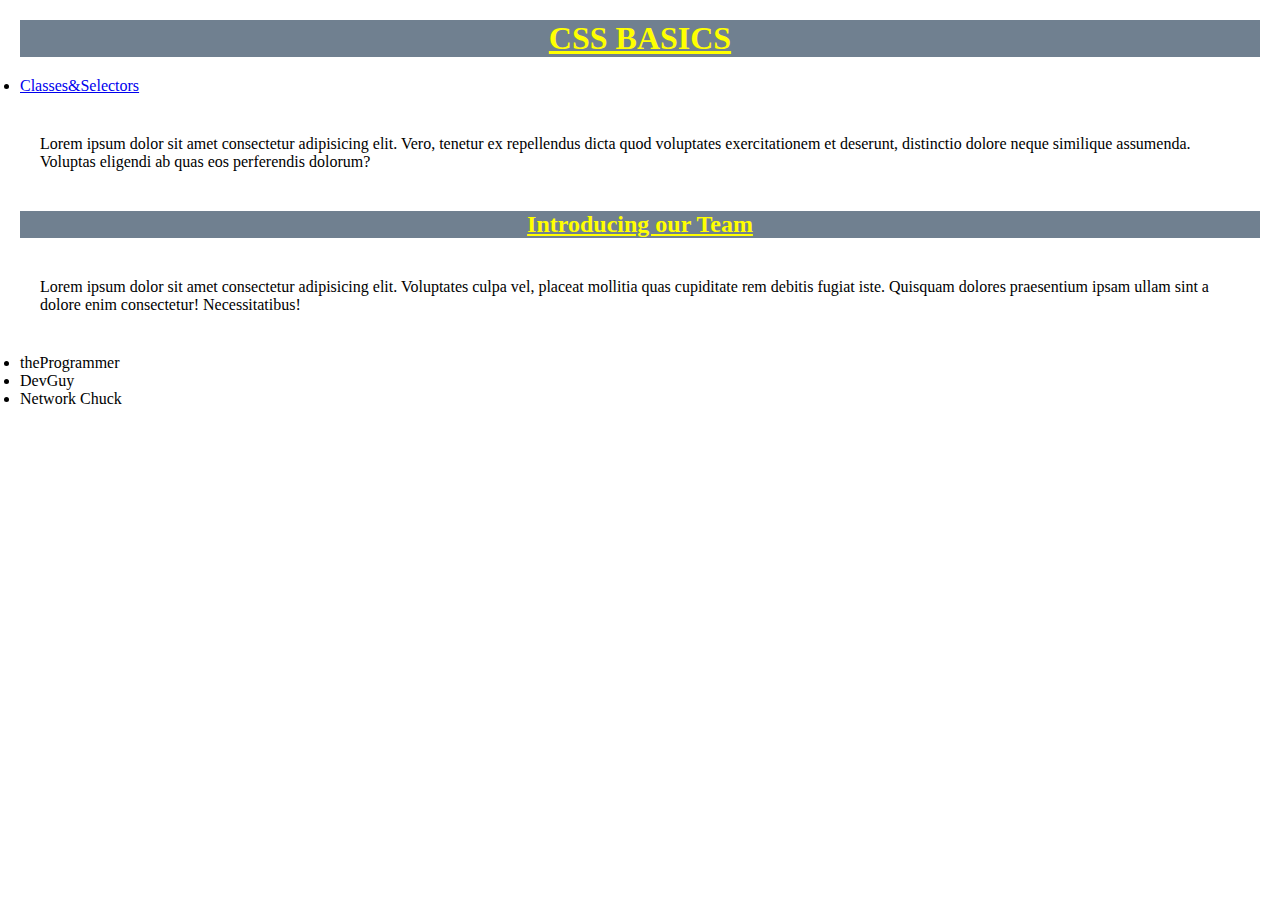
<file: index.html>
<!DOCTYPE html>
<html lang="en">
  <head>
    <meta charset="UTF-8" />
    <meta name="viewport" content="width=device-width, initial-scale=1.0" />
    <link rel="stylesheet" href="assets/styles/styles.css" />
    <title>CSS BASICS</title>
  </head>
  <body>
    <h1>CSS BASICS</h1>
    <nav>
      <ul>
        <li><a href="pages/selectors.html">Classes&Selectors</a></li>
      </ul>
    </nav>
    <p>
      Lorem ipsum dolor sit amet consectetur adipisicing elit. Vero, tenetur ex
      repellendus dicta quod voluptates exercitationem et deserunt, distinctio
      dolore neque similique assumenda. Voluptas eligendi ab quas eos
      perferendis dolorum?
    </p>
    <div>
      <h2>Introducing our Team</h2>
      <p>
        Lorem ipsum dolor sit amet consectetur adipisicing elit. Voluptates
        culpa vel, placeat mollitia quas cupiditate rem debitis fugiat iste.
        Quisquam dolores praesentium ipsam ullam sint a dolore enim consectetur!
        Necessitatibus!
      </p>
      <ul>
        <li>theProgrammer</li>
        <li>DevGuy</li>
        <li>Network Chuck</li>
      </ul>
    </div>
  </body>
</html>
</file>
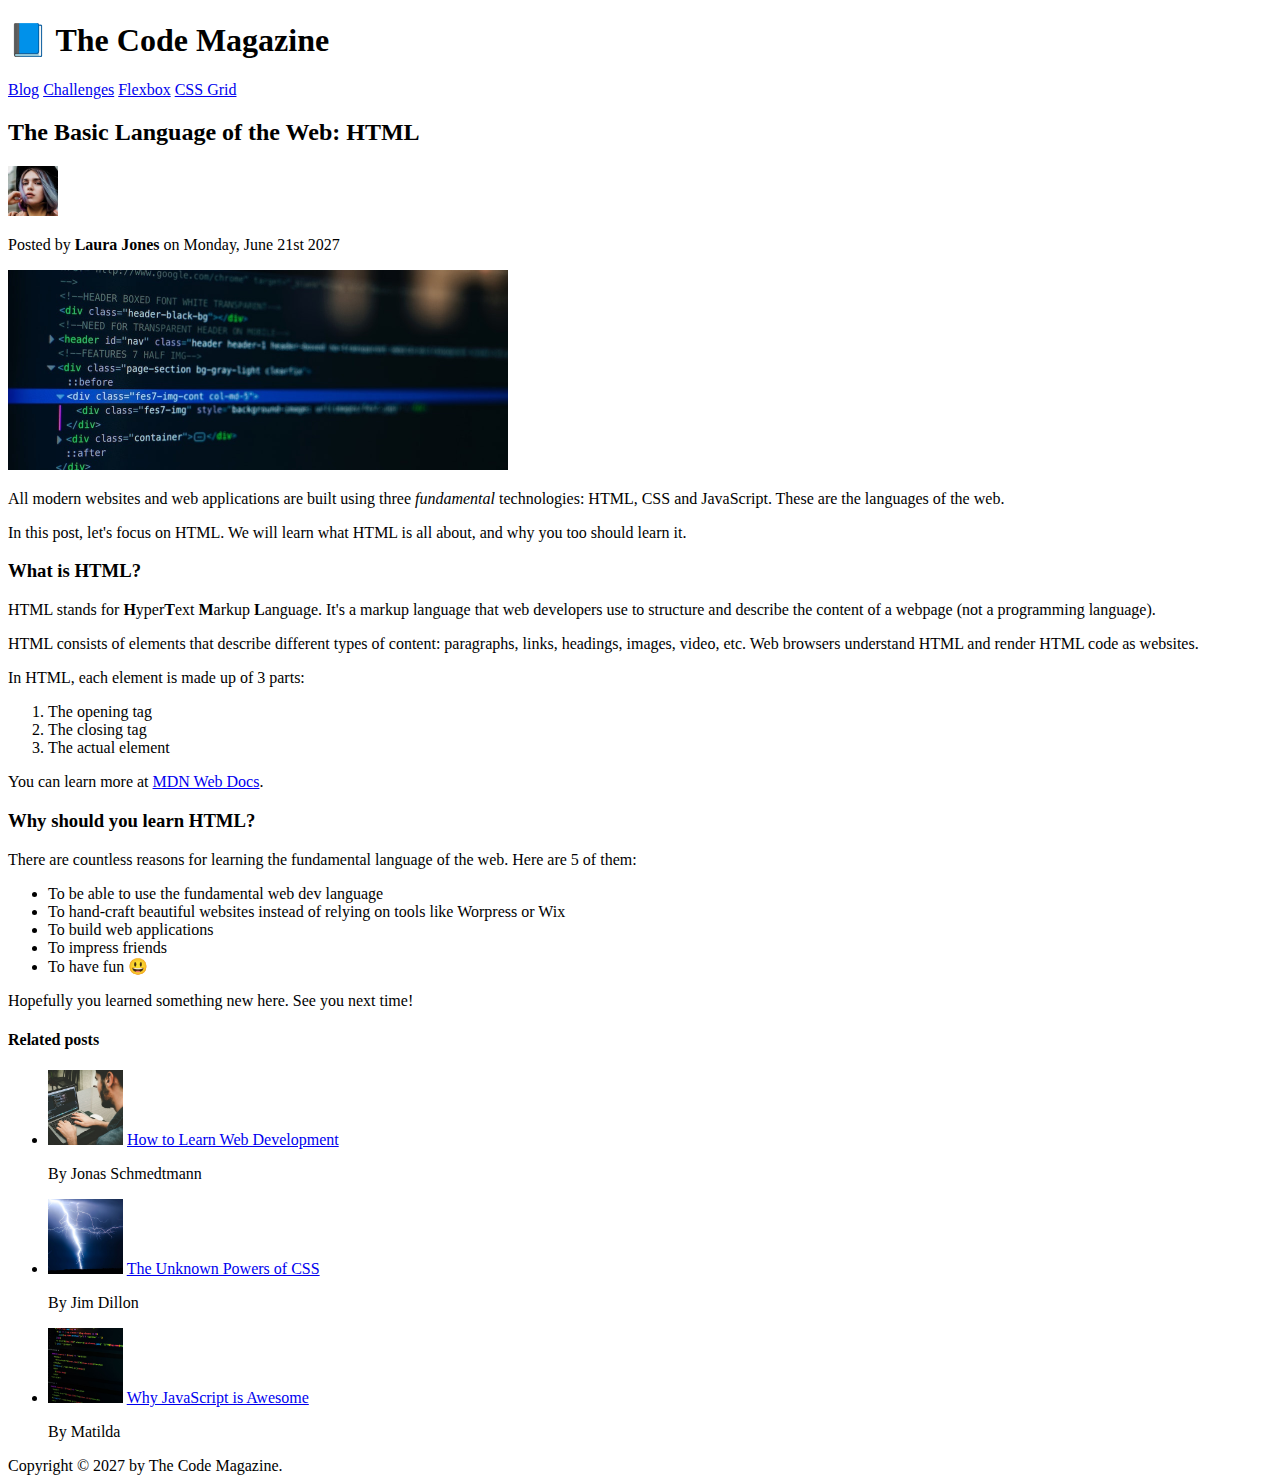
<file: final/02-HTML-Fundamentals/index.html>
<!DOCTYPE html>
<html lang="en">
  <head>
    <meta charset="UTF-8" />
    <title>The Basic Language of the Web: HTML</title>
  </head>

  <body>
    <!--
    <h1>The Basic Language of the Web: HTML</h1>
    <h2>The Basic Language of the Web: HTML</h2>
    <h3>The Basic Language of the Web: HTML</h3>
    <h4>The Basic Language of the Web: HTML</h4>
    <h5>The Basic Language of the Web: HTML</h5>
    <h6>The Basic Language of the Web: HTML</h6>
    -->

    <header>
      <h1>📘 The Code Magazine</h1>

      <nav>
        <a href="blog.html">Blog</a>
        <a href="#">Challenges</a>
        <a href="#">Flexbox</a>
        <a href="#">CSS Grid</a>
      </nav>
    </header>

    <article>
      <header>
        <h2>The Basic Language of the Web: HTML</h2>

        <img
          src="img/laura-jones.jpg"
          alt="Headshot of Laura Jones"
          height="50"
          width="50"
        />

        <p>Posted by <strong>Laura Jones</strong> on Monday, June 21st 2027</p>

        <img
          src="img/post-img.jpg"
          alt="HTML code on a screen"
          width="500"
          height="200"
        />
      </header>

      <p>
        All modern websites and web applications are built using three
        <em>fundamental</em>
        technologies: HTML, CSS and JavaScript. These are the languages of the
        web.
      </p>

      <p>
        In this post, let's focus on HTML. We will learn what HTML is all about,
        and why you too should learn it.
      </p>

      <h3>What is HTML?</h3>
      <p>
        HTML stands for <strong>H</strong>yper<strong>T</strong>ext
        <strong>M</strong>arkup <strong>L</strong>anguage. It's a markup
        language that web developers use to structure and describe the content
        of a webpage (not a programming language).
      </p>
      <p>
        HTML consists of elements that describe different types of content:
        paragraphs, links, headings, images, video, etc. Web browsers understand
        HTML and render HTML code as websites.
      </p>
      <p>In HTML, each element is made up of 3 parts:</p>

      <ol>
        <li>The opening tag</li>
        <li>The closing tag</li>
        <li>The actual element</li>
      </ol>

      <p>
        You can learn more at
        <a
          href="https://developer.mozilla.org/en-US/docs/Web/HTML"
          target="_blank"
          >MDN Web Docs</a
        >.
      </p>

      <h3>Why should you learn HTML?</h3>

      <p>
        There are countless reasons for learning the fundamental language of the
        web. Here are 5 of them:
      </p>

      <ul>
        <li>To be able to use the fundamental web dev language</li>
        <li>
          To hand-craft beautiful websites instead of relying on tools like
          Worpress or Wix
        </li>
        <li>To build web applications</li>
        <li>To impress friends</li>
        <li>To have fun 😃</li>
      </ul>

      <p>Hopefully you learned something new here. See you next time!</p>
    </article>

    <aside>
      <h4>Related posts</h4>

      <ul>
        <li>
          <img
            src="img/related-1.jpg"
            alt="Person programming"
            width="75"
            width="75"
          />
          <a href="#">How to Learn Web Development</a>
          <p>By Jonas Schmedtmann</p>
        </li>
        <li>
          <img src="img/related-2.jpg" alt="Lightning" width="75" heigth="75" />
          <a href="#">The Unknown Powers of CSS</a>
          <p>By Jim Dillon</p>
        </li>
        <li>
          <img
            src="img/related-3.jpg"
            alt="JavaScript code on a screen"
            width="75"
            height="75"
          />
          <a href="#">Why JavaScript is Awesome</a>
          <p>By Matilda</p>
        </li>
      </ul>
    </aside>

    <footer>Copyright &copy; 2027 by The Code Magazine.</footer>
  </body>
</html>
</file>
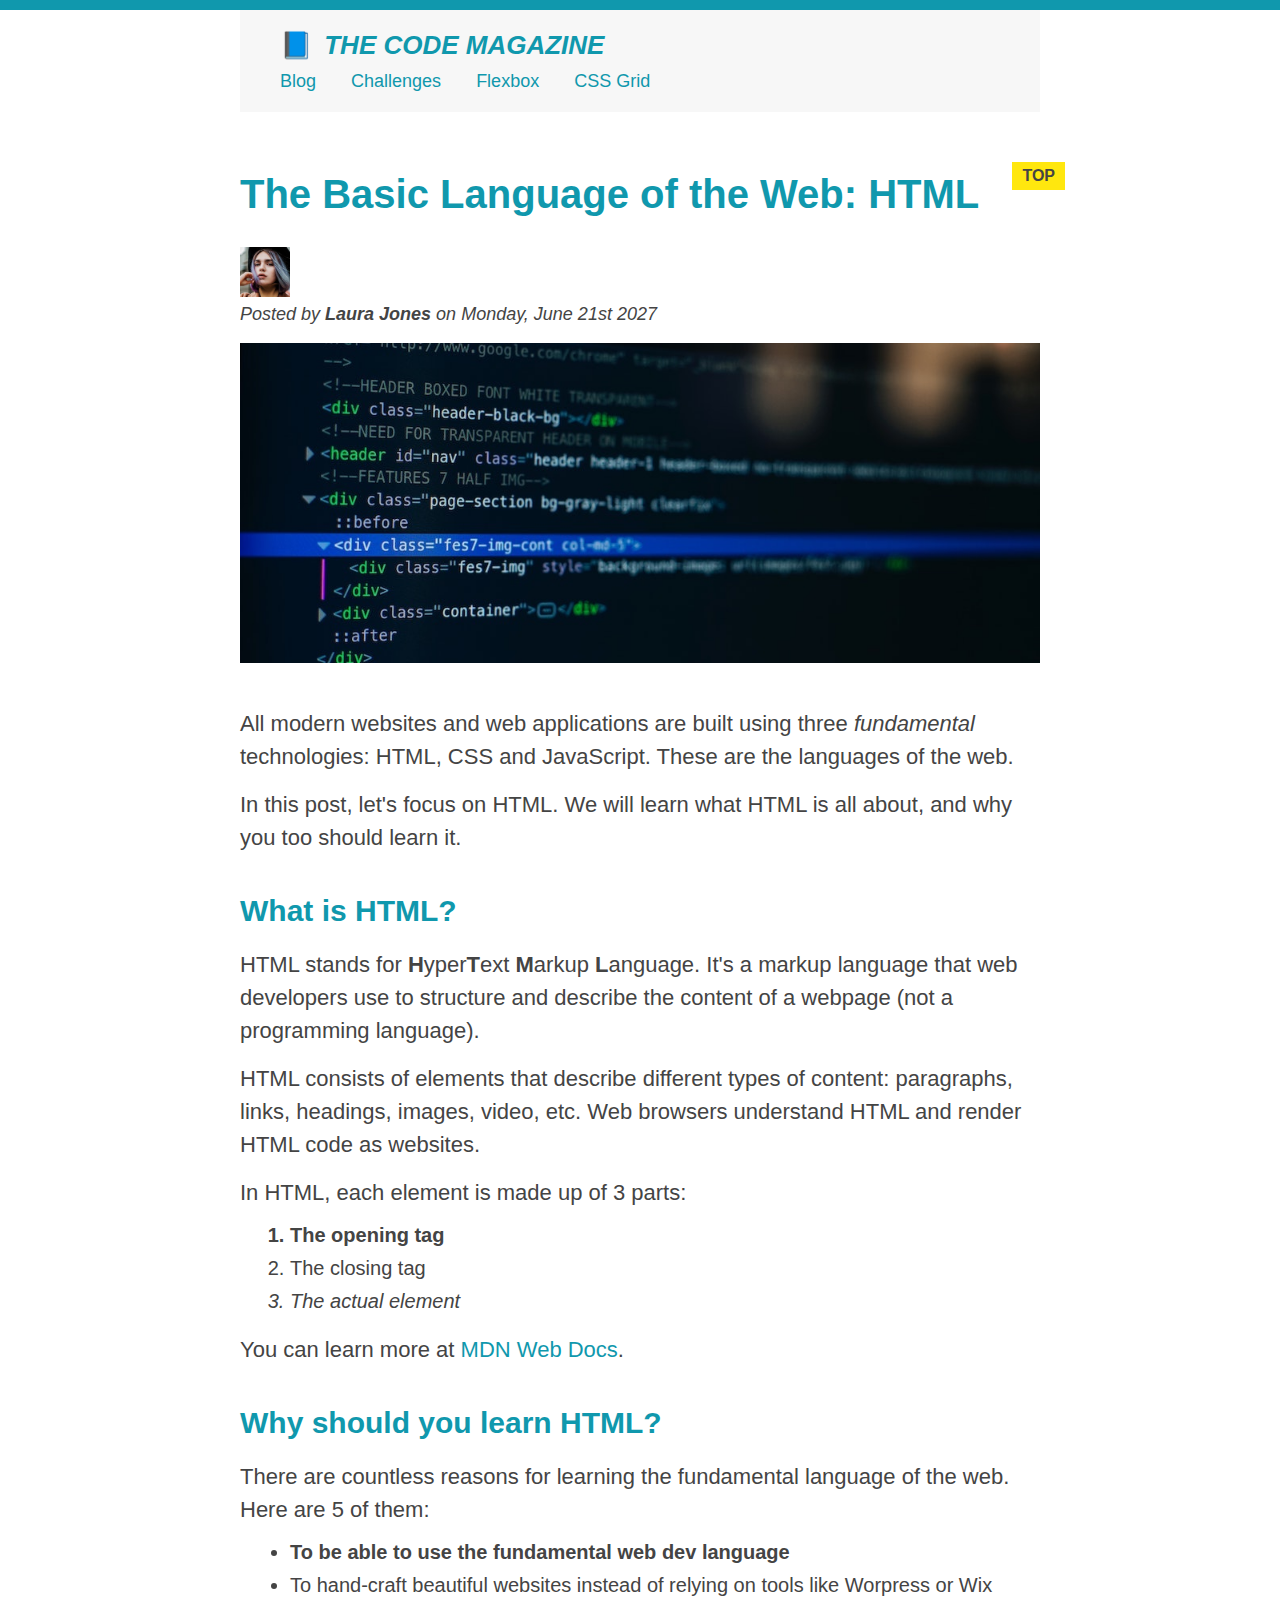
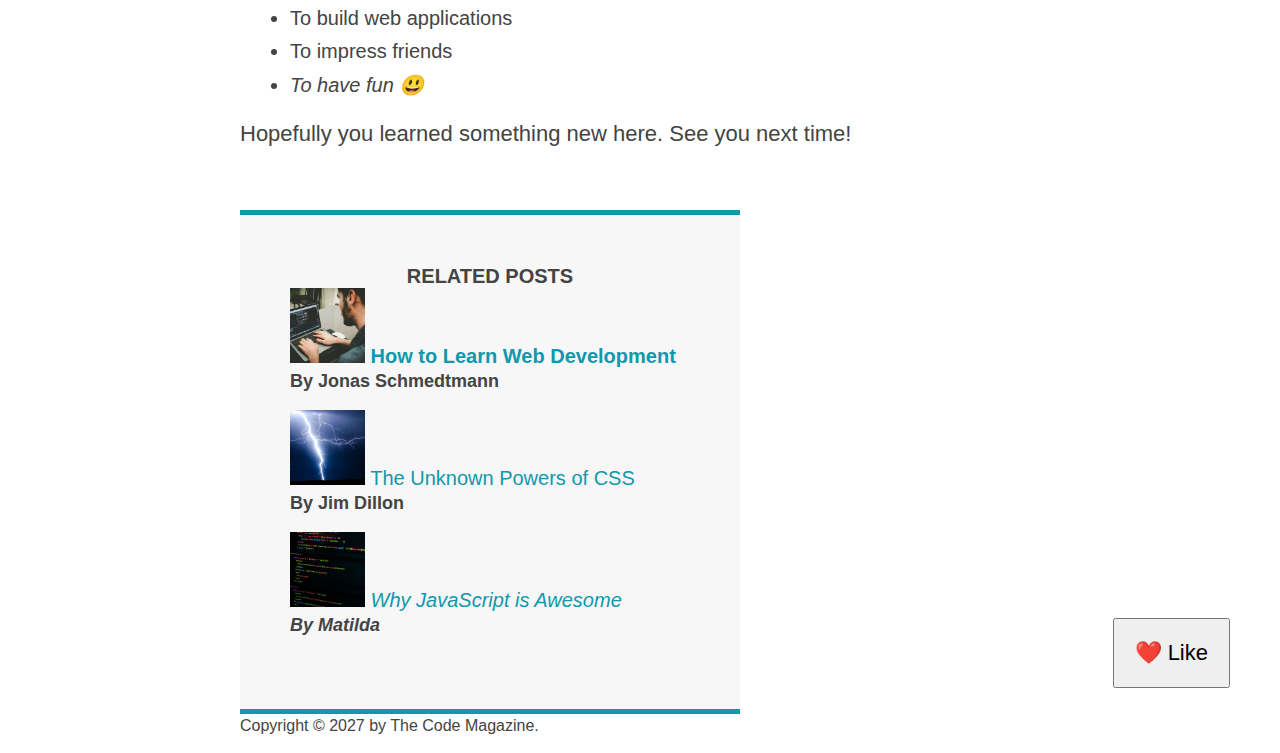
<file: final/03-CSS-Fundamentals/index.html>
<!DOCTYPE html>
<html lang="en">
  <head>
    <meta charset="UTF-8" />
    <link href="style.css" rel="stylesheet" />

    <title>The Basic Language of the Web: HTML</title>
  </head>

  <body>
    <!--
    <h1>The Basic Language of the Web: HTML</h1>
    <h2>The Basic Language of the Web: HTML</h2>
    <h3>The Basic Language of the Web: HTML</h3>
    <h4>The Basic Language of the Web: HTML</h4>
    <h5>The Basic Language of the Web: HTML</h5>
    <h6>The Basic Language of the Web: HTML</h6>
    -->

    <div class="container">
      <header class="main-header">
        <h1>📘 The Code Magazine</h1>

        <nav>
          <!-- <strong>This is the navigation</strong> -->
          <a href="blog.html">Blog</a>
          <a href="#">Challenges</a>
          <a href="#">Flexbox</a>
          <a href="#">CSS Grid</a>
        </nav>
      </header>

      <article>
        <header class="post-header">
          <h2>The Basic Language of the Web: HTML</h2>

          <img
            src="img/laura-jones.jpg"
            alt="Headshot of Laura Jones"
            height="50"
            width="50"
          />

          <p id="author">
            Posted by <strong>Laura Jones</strong> on Monday, June 21st 2027
          </p>

          <img
            src="img/post-img.jpg"
            alt="HTML code on a screen"
            width="500"
            height="200"
            class="post-img"
          />
          <button>❤️ Like</button>
        </header>

        <p>
          All modern websites and web applications are built using three
          <em>fundamental</em>
          technologies: HTML, CSS and JavaScript. These are the languages of the
          web.
        </p>

        <p>
          In this post, let's focus on HTML. We will learn what HTML is all
          about, and why you too should learn it.
        </p>

        <h3>What is HTML?</h3>
        <p>
          HTML stands for <strong>H</strong>yper<strong>T</strong>ext
          <strong>M</strong>arkup <strong>L</strong>anguage. It's a markup
          language that web developers use to structure and describe the content
          of a webpage (not a programming language).
        </p>
        <p>
          HTML consists of elements that describe different types of content:
          paragraphs, links, headings, images, video, etc. Web browsers
          understand HTML and render HTML code as websites.
        </p>
        <p>In HTML, each element is made up of 3 parts:</p>

        <ol>
          <li class="first-li">The opening tag</li>
          <li>The closing tag</li>
          <li>The actual element</li>
        </ol>

        <p>
          You can learn more at
          <a
            href="https://developer.mozilla.org/en-US/docs/Web/HTML"
            target="_blank"
            >MDN Web Docs</a
          >.
        </p>

        <h3>Why should you learn HTML?</h3>

        <p>
          There are countless reasons for learning the fundamental language of
          the web. Here are 5 of them:
        </p>

        <ul>
          <li class="first-li">
            To be able to use the fundamental web dev language
          </li>
          <li>
            To hand-craft beautiful websites instead of relying on tools like
            Worpress or Wix
          </li>
          <li>To build web applications</li>
          <li>To impress friends</li>
          <li>To have fun 😃</li>
        </ul>

        <p>Hopefully you learned something new here. See you next time!</p>
      </article>

      <aside>
        <h4>Related posts</h4>

        <ul class="related">
          <li>
            <img
              src="img/related-1.jpg"
              alt="Person programming"
              width="75"
              height="75"
            />
            <a href="#">How to Learn Web Development</a>
            <p class="related-author">By Jonas Schmedtmann</p>
          </li>
          <li>
            <img
              src="img/related-2.jpg"
              alt="Lightning"
              width="75"
              height="75"
            />
            <a href="#">The Unknown Powers of CSS</a>
            <p class="related-author">By Jim Dillon</p>
          </li>
          <li>
            <img
              src="img/related-3.jpg"
              alt="JavaScript code on a screen"
              width="75"
              height="75"
            />
            <a href="#">Why JavaScript is Awesome</a>
            <p class="related-author">By Matilda</p>
          </li>
        </ul>
      </aside>

      <footer>
        <p id="copyright" class="copyright text">
          Copyright &copy; 2027 by The Code Magazine.
        </p>
      </footer>
    </div>
  </body>
</html>
</file>
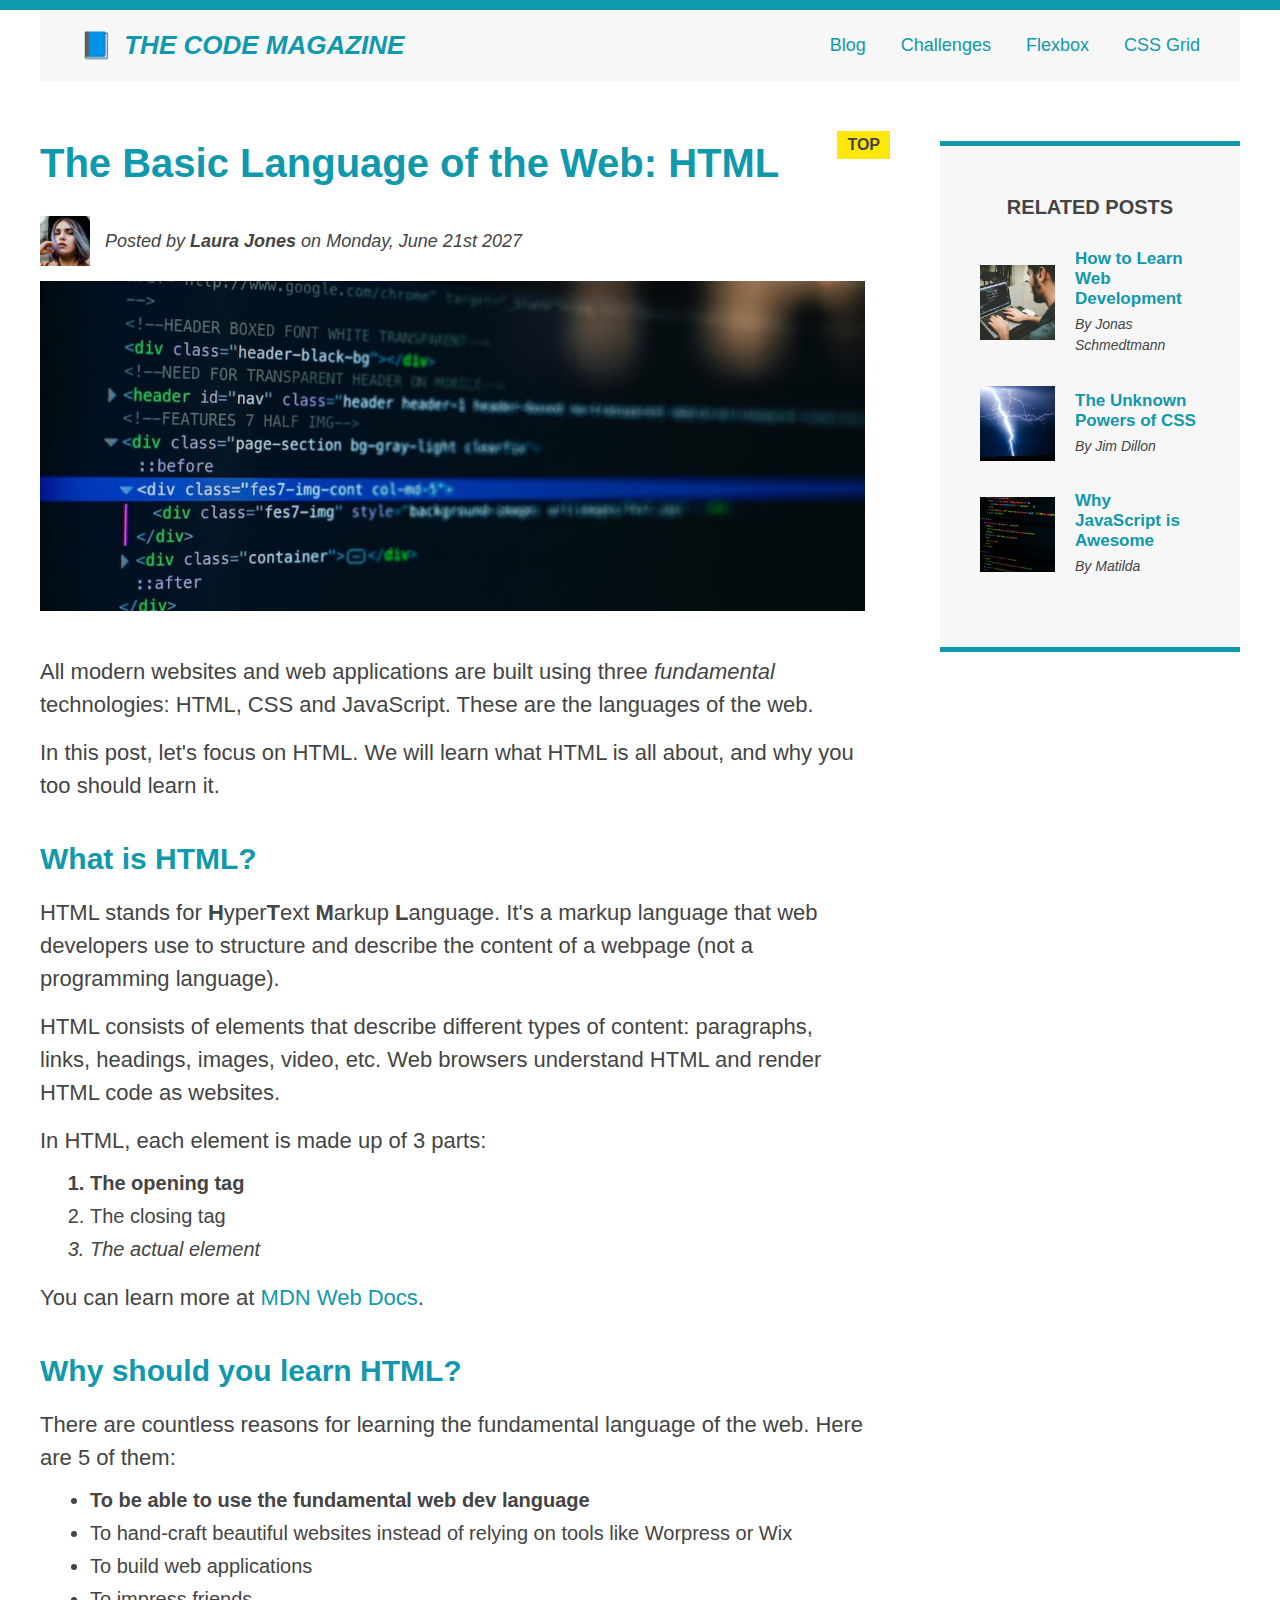
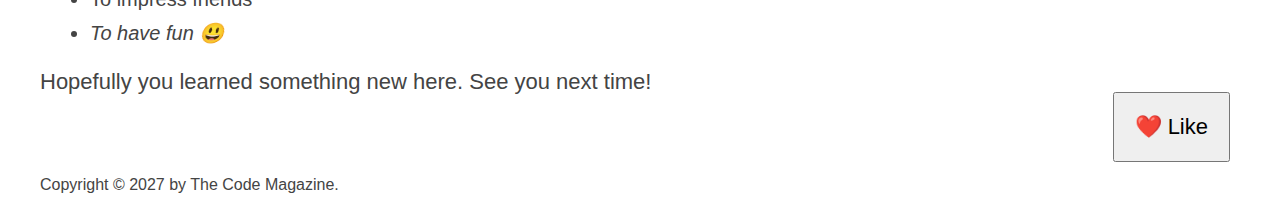
<file: final/04-CSS-Layouts/index.html>
<!DOCTYPE html>
<html lang="en">
  <head>
    <meta charset="UTF-8" />
    <link href="style.css" rel="stylesheet" />

    <title>The Basic Language of the Web: HTML</title>
  </head>

  <body>
    <!--
    <h1>The Basic Language of the Web: HTML</h1>
    <h2>The Basic Language of the Web: HTML</h2>
    <h3>The Basic Language of the Web: HTML</h3>
    <h4>The Basic Language of the Web: HTML</h4>
    <h5>The Basic Language of the Web: HTML</h5>
    <h6>The Basic Language of the Web: HTML</h6>
    -->

    <div class="container">
      <header class="main-header clearfix">
        <h1>📘 The Code Magazine</h1>

        <nav>
          <!-- <strong>This is the navigation</strong> -->
          <a href="blog.html">Blog</a>
          <a href="#">Challenges</a>
          <a href="flexbox.html">Flexbox</a>
          <a href="css-grid.html">CSS Grid</a>
        </nav>

        <!-- <div class="clear"></div> -->
      </header>

      <!-- ONLY NECESSARY FOR FLEXBOX -->
      <!-- <div class="row"> -->
      <article>
        <header class="post-header">
          <h2>The Basic Language of the Web: HTML</h2>

          <div class="author-box">
            <img
              src="img/laura-jones.jpg"
              alt="Headshot of Laura Jones"
              height="50"
              width="50"
              class="author-img"
            />

            <p id="author" class="author">
              Posted by <strong>Laura Jones</strong> on Monday, June 21st 2027
            </p>
          </div>

          <img
            src="img/post-img.jpg"
            alt="HTML code on a screen"
            width="500"
            height="200"
            class="post-img"
          />
          <button>❤️ Like</button>
        </header>

        <p>
          All modern websites and web applications are built using three
          <em>fundamental</em>
          technologies: HTML, CSS and JavaScript. These are the languages of the
          web.
        </p>

        <p>
          In this post, let's focus on HTML. We will learn what HTML is all
          about, and why you too should learn it.
        </p>

        <h3>What is HTML?</h3>
        <p>
          HTML stands for <strong>H</strong>yper<strong>T</strong>ext
          <strong>M</strong>arkup <strong>L</strong>anguage. It's a markup
          language that web developers use to structure and describe the content
          of a webpage (not a programming language).
        </p>
        <p>
          HTML consists of elements that describe different types of content:
          paragraphs, links, headings, images, video, etc. Web browsers
          understand HTML and render HTML code as websites.
        </p>
        <p>In HTML, each element is made up of 3 parts:</p>

        <ol>
          <li class="first-li">The opening tag</li>
          <li>The closing tag</li>
          <li>The actual element</li>
        </ol>

        <p>
          You can learn more at
          <a
            href="https://developer.mozilla.org/en-US/docs/Web/HTML"
            target="_blank"
            >MDN Web Docs</a
          >.
        </p>

        <h3>Why should you learn HTML?</h3>

        <p>
          There are countless reasons for learning the fundamental language of
          the web. Here are 5 of them:
        </p>

        <ul>
          <li class="first-li">
            To be able to use the fundamental web dev language
          </li>
          <li>
            To hand-craft beautiful websites instead of relying on tools like
            Worpress or Wix
          </li>
          <li>To build web applications</li>
          <li>To impress friends</li>
          <li>To have fun 😃</li>
        </ul>

        <p>Hopefully you learned something new here. See you next time!</p>
      </article>

      <aside>
        <h4>Related posts</h4>

        <ul class="related">
          <li class="related-post">
            <img
              src="img/related-1.jpg"
              alt="Person programming"
              width="75"
              height="75"
            />
            <div>
              <a href="#" class="related-link">How to Learn Web Development</a>
              <p class="related-author">By Jonas Schmedtmann</p>
            </div>
          </li>
          <li class="related-post">
            <img
              src="img/related-2.jpg"
              alt="Lightning"
              width="75"
              height="75"
            />
            <div>
              <a href="#" class="related-link">The Unknown Powers of CSS</a>
              <p class="related-author">By Jim Dillon</p>
            </div>
          </li>
          <li class="related-post">
            <img
              src="img/related-3.jpg"
              alt="JavaScript code on a screen"
              width="75"
              height="75"
            />
            <div>
              <a href="#" class="related-link">Why JavaScript is Awesome</a>
              <p class="related-author">By Matilda</p>
            </div>
          </li>
        </ul>
      </aside>
      <!-- </div> -->

      <footer>
        <p id="copyright" class="copyright text">
          Copyright &copy; 2027 by The Code Magazine.
        </p>
      </footer>
    </div>
  </body>
</html>
</file>
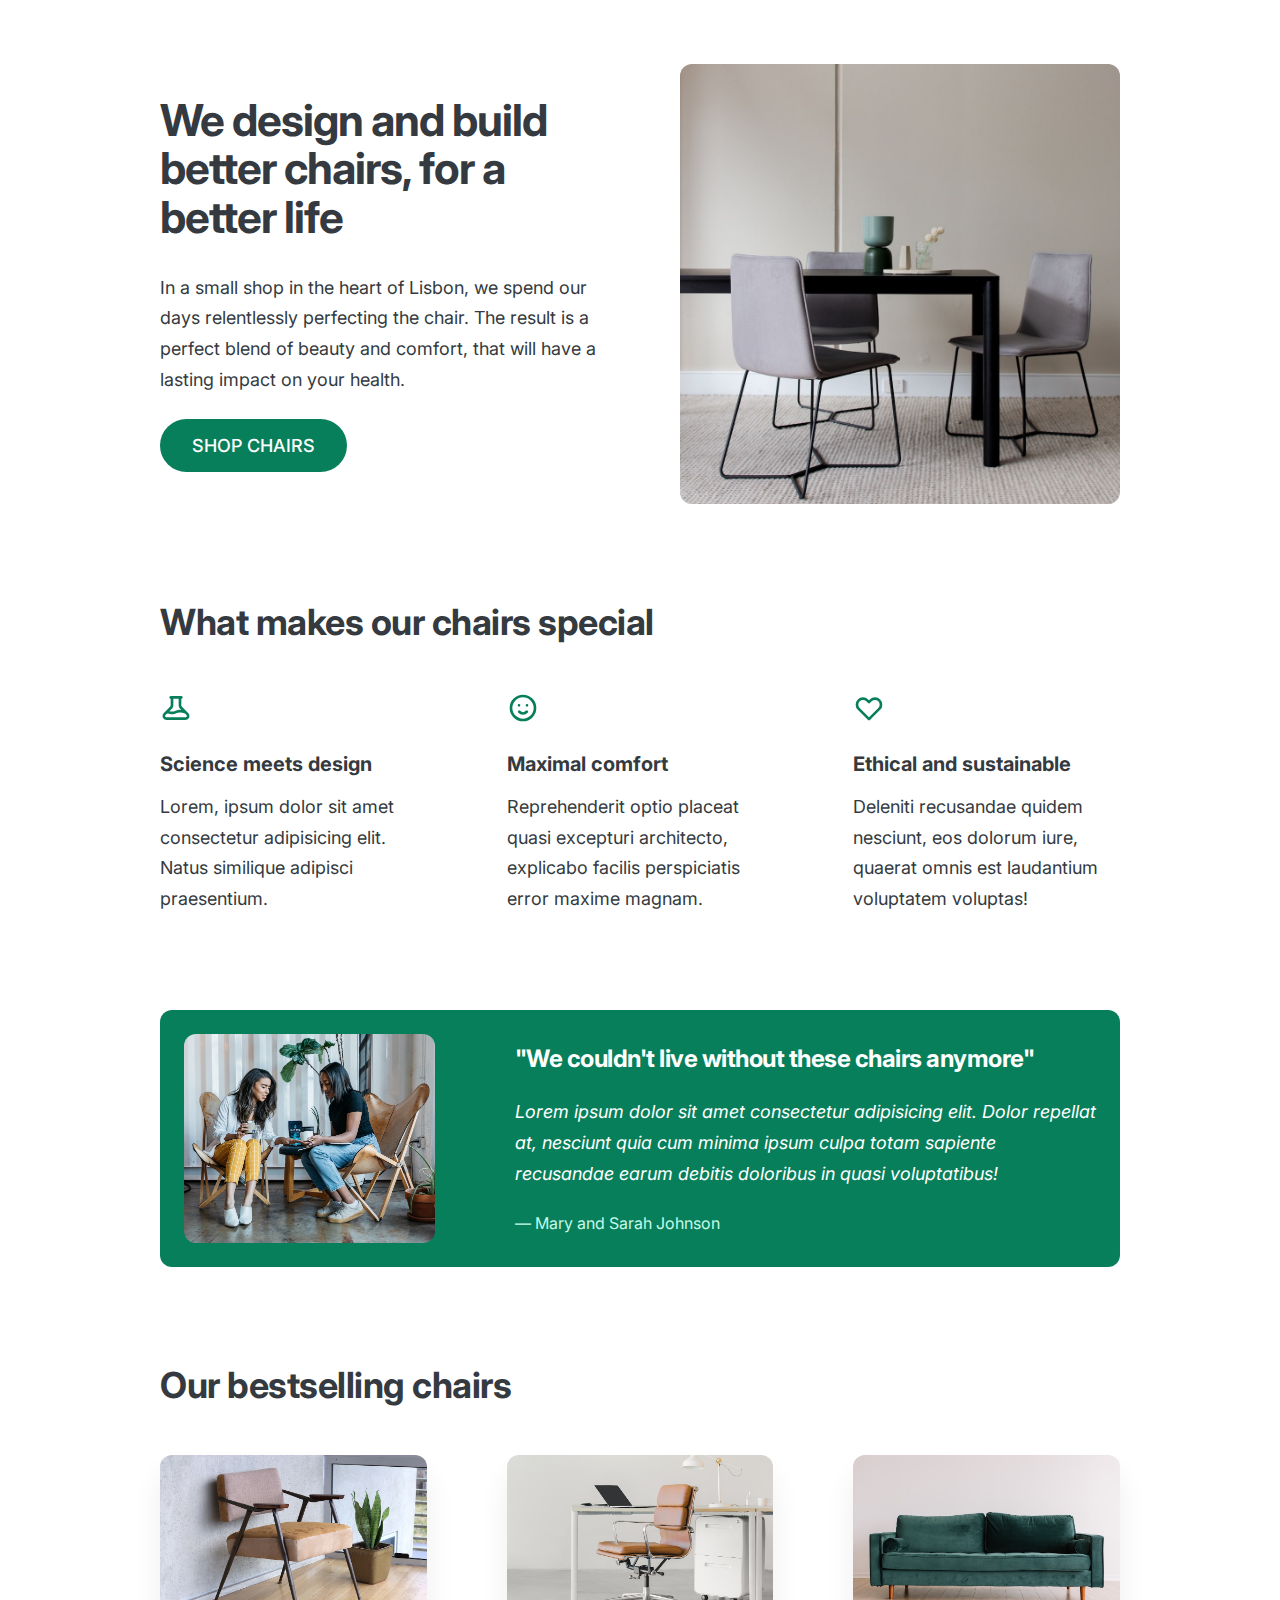
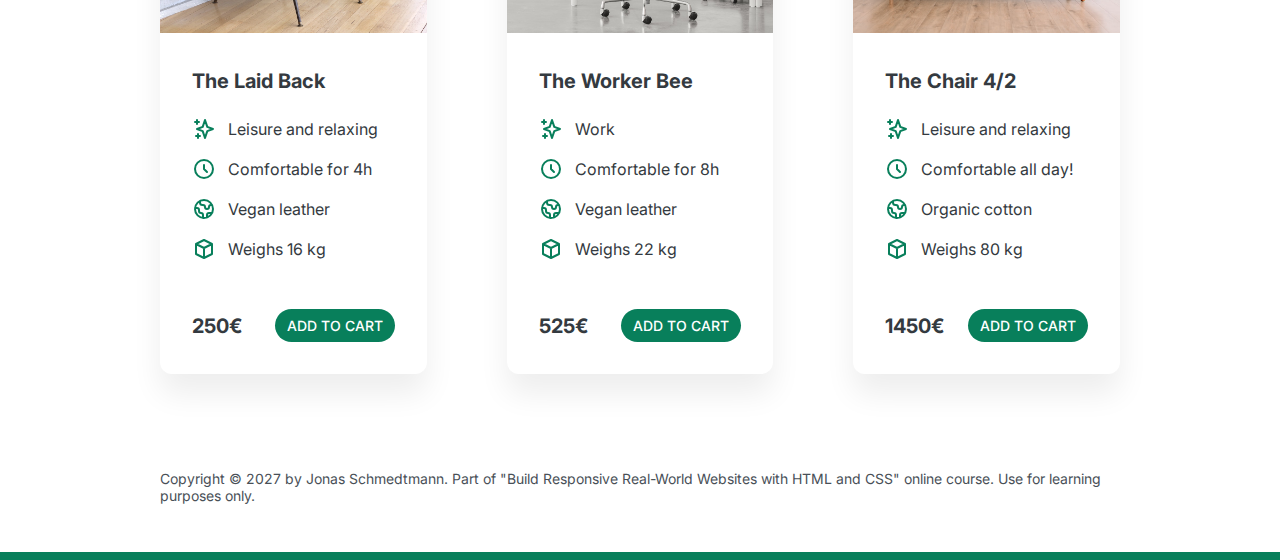
<file: final/05-Design/index.html>
<!DOCTYPE html>
<html lang="en">
  <head>
    <meta charset="UTF-8" />
    <meta http-equiv="X-UA-Compatible" content="IE=edge" />
    <meta name="viewport" content="width=device-width, initial-scale=1.0" />

    <link rel="preconnect" href="https://fonts.gstatic.com" />
    <link
      href="https://fonts.googleapis.com/css2?family=Inter:wght@400;500;700&display=swap"
      rel="stylesheet"
    />

    <link rel="stylesheet" href="style.css" />
    <title>Lisbon Chair Shop</title>
  </head>
  <body>
    <div class="container">
      <header>
        <div class="header-text-box">
          <h1>We design and build better chairs, for a better life</h1>
          <p class="header-text">
            In a small shop in the heart of Lisbon, we spend our days
            relentlessly perfecting the chair. The result is a perfect blend of
            beauty and comfort, that will have a lasting impact on your health.
          </p>
          <a class="btn btn--big" href="#">Shop chairs</a>
        </div>
        <img src="hero.jpg" alt="Photo" />
      </header>

      <section>
        <h2>What makes our chairs special</h2>
        <div class="grid-3-cols">
          <div>
            <svg
              xmlns="http://www.w3.org/2000/svg"
              class="features-icon"
              fill="none"
              viewBox="0 0 24 24"
              stroke="currentColor"
            >
              <path
                stroke-linecap="round"
                stroke-linejoin="round"
                stroke-width="2"
                d="M19.428 15.428a2 2 0 00-1.022-.547l-2.387-.477a6 6 0 00-3.86.517l-.318.158a6 6 0 01-3.86.517L6.05 15.21a2 2 0 00-1.806.547M8 4h8l-1 1v5.172a2 2 0 00.586 1.414l5 5c1.26 1.26.367 3.414-1.415 3.414H4.828c-1.782 0-2.674-2.154-1.414-3.414l5-5A2 2 0 009 10.172V5L8 4z"
              />
            </svg>
            <p class="features-title"><strong>Science meets design</strong></p>
            <p class="features-text">
              Lorem, ipsum dolor sit amet consectetur adipisicing elit. Natus
              similique adipisci praesentium.
            </p>
          </div>

          <div>
            <svg
              xmlns="http://www.w3.org/2000/svg"
              class="features-icon"
              fill="none"
              viewBox="0 0 24 24"
              stroke="currentColor"
            >
              <path
                stroke-linecap="round"
                stroke-linejoin="round"
                stroke-width="2"
                d="M14.828 14.828a4 4 0 01-5.656 0M9 10h.01M15 10h.01M21 12a9 9 0 11-18 0 9 9 0 0118 0z"
              />
            </svg>
            <p class="features-title">
              <strong>Maximal comfort</strong>
            </p>
            <p class="features-text">
              Reprehenderit optio placeat quasi excepturi architecto, explicabo
              facilis perspiciatis error maxime magnam.
            </p>
          </div>

          <div>
            <svg
              xmlns="http://www.w3.org/2000/svg"
              class="features-icon"
              fill="none"
              viewBox="0 0 24 24"
              stroke="currentColor"
            >
              <path
                stroke-linecap="round"
                stroke-linejoin="round"
                stroke-width="2"
                d="M4.318 6.318a4.5 4.5 0 000 6.364L12 20.364l7.682-7.682a4.5 4.5 0 00-6.364-6.364L12 7.636l-1.318-1.318a4.5 4.5 0 00-6.364 0z"
              />
            </svg>
            <p class="features-title">
              <strong>Ethical and sustainable</strong>
            </p>
            <p class="features-text">
              Deleniti recusandae quidem nesciunt, eos dolorum iure, quaerat
              omnis est laudantium voluptatem voluptas!
            </p>
          </div>
        </div>
      </section>

      <section class="testimonial-section">
        <div class="grid-3-cols">
          <img src="customers.jpg" alt="People sitting on chairs" />
          <div class="testimonial-box">
            <h2>"We couldn't live without these chairs anymore"</h2>
            <blockquote class="testimonial-text">
              Lorem ipsum dolor sit amet consectetur adipisicing elit. Dolor
              repellat at, nesciunt quia cum minima ipsum culpa totam sapiente
              recusandae earum debitis doloribus in quasi voluptatibus!
            </blockquote>
            <p class="testimonial-author">&mdash; Mary and Sarah Johnson</p>
          </div>
        </div>
      </section>

      <section>
        <h2>Our bestselling chairs</h2>
        <div class="grid-3-cols">
          <figure class="chair">
            <img src="chair-1.jpg" alt="Chair" />
            <div class="chair-box">
              <h3>The Laid Back</h3>
              <ul class="chair-details">
                <li>
                  <svg
                    xmlns="http://www.w3.org/2000/svg"
                    class="chair-icon"
                    fill="none"
                    viewBox="0 0 24 24"
                    stroke="currentColor"
                  >
                    <path
                      stroke-linecap="round"
                      stroke-linejoin="round"
                      stroke-width="2"
                      d="M5 3v4M3 5h4M6 17v4m-2-2h4m5-16l2.286 6.857L21 12l-5.714 2.143L13 21l-2.286-6.857L5 12l5.714-2.143L13 3z"
                    />
                  </svg>
                  <!-- Span is a generic INLINE text element, it doesn't have any meaning. It's like a div element, but inline -->
                  <span>Leisure and relaxing</span>
                </li>
                <li>
                  <svg
                    xmlns="http://www.w3.org/2000/svg"
                    class="chair-icon"
                    fill="none"
                    viewBox="0 0 24 24"
                    stroke="currentColor"
                  >
                    <path
                      stroke-linecap="round"
                      stroke-linejoin="round"
                      stroke-width="2"
                      d="M12 8v4l3 3m6-3a9 9 0 11-18 0 9 9 0 0118 0z"
                    />
                  </svg>
                  <span>Comfortable for 4h</span>
                </li>
                <li>
                  <svg
                    xmlns="http://www.w3.org/2000/svg"
                    class="chair-icon"
                    fill="none"
                    viewBox="0 0 24 24"
                    stroke="currentColor"
                  >
                    <path
                      stroke-linecap="round"
                      stroke-linejoin="round"
                      stroke-width="2"
                      d="M3.055 11H5a2 2 0 012 2v1a2 2 0 002 2 2 2 0 012 2v2.945M8 3.935V5.5A2.5 2.5 0 0010.5 8h.5a2 2 0 012 2 2 2 0 104 0 2 2 0 012-2h1.064M15 20.488V18a2 2 0 012-2h3.064M21 12a9 9 0 11-18 0 9 9 0 0118 0z"
                    />
                  </svg>
                  <span>Vegan leather</span>
                </li>
                <li>
                  <svg
                    xmlns="http://www.w3.org/2000/svg"
                    class="chair-icon"
                    fill="none"
                    viewBox="0 0 24 24"
                    stroke="currentColor"
                  >
                    <path
                      stroke-linecap="round"
                      stroke-linejoin="round"
                      stroke-width="2"
                      d="M20 7l-8-4-8 4m16 0l-8 4m8-4v10l-8 4m0-10L4 7m8 4v10M4 7v10l8 4"
                    />
                  </svg>
                  <span>Weighs 16 kg</span>
                </li>
              </ul>
              <div class="chair-price">
                <strong>250€</strong>
                <a href="#" class="btn btn--small">Add to cart</a>
              </div>
            </div>
          </figure>

          <figure class="chair">
            <img src="chair-2.jpg" alt="Chair" />
            <div class="chair-box">
              <h3>The Worker Bee</h3>
              <ul class="chair-details">
                <li>
                  <svg
                    xmlns="http://www.w3.org/2000/svg"
                    class="chair-icon"
                    fill="none"
                    viewBox="0 0 24 24"
                    stroke="currentColor"
                  >
                    <path
                      stroke-linecap="round"
                      stroke-linejoin="round"
                      stroke-width="2"
                      d="M5 3v4M3 5h4M6 17v4m-2-2h4m5-16l2.286 6.857L21 12l-5.714 2.143L13 21l-2.286-6.857L5 12l5.714-2.143L13 3z"
                    />
                  </svg>
                  <span>Work</span>
                </li>
                <li>
                  <svg
                    xmlns="http://www.w3.org/2000/svg"
                    class="chair-icon"
                    fill="none"
                    viewBox="0 0 24 24"
                    stroke="currentColor"
                  >
                    <path
                      stroke-linecap="round"
                      stroke-linejoin="round"
                      stroke-width="2"
                      d="M12 8v4l3 3m6-3a9 9 0 11-18 0 9 9 0 0118 0z"
                    />
                  </svg>
                  <span>Comfortable for 8h</span>
                </li>
                <li>
                  <svg
                    xmlns="http://www.w3.org/2000/svg"
                    class="chair-icon"
                    fill="none"
                    viewBox="0 0 24 24"
                    stroke="currentColor"
                  >
                    <path
                      stroke-linecap="round"
                      stroke-linejoin="round"
                      stroke-width="2"
                      d="M3.055 11H5a2 2 0 012 2v1a2 2 0 002 2 2 2 0 012 2v2.945M8 3.935V5.5A2.5 2.5 0 0010.5 8h.5a2 2 0 012 2 2 2 0 104 0 2 2 0 012-2h1.064M15 20.488V18a2 2 0 012-2h3.064M21 12a9 9 0 11-18 0 9 9 0 0118 0z"
                    />
                  </svg>
                  <span>Vegan leather</span>
                </li>
                <li>
                  <svg
                    xmlns="http://www.w3.org/2000/svg"
                    class="chair-icon"
                    fill="none"
                    viewBox="0 0 24 24"
                    stroke="currentColor"
                  >
                    <path
                      stroke-linecap="round"
                      stroke-linejoin="round"
                      stroke-width="2"
                      d="M20 7l-8-4-8 4m16 0l-8 4m8-4v10l-8 4m0-10L4 7m8 4v10M4 7v10l8 4"
                    />
                  </svg>
                  <span>Weighs 22 kg</span>
                </li>
              </ul>
              <div class="chair-price">
                <strong>525€</strong>
                <a href="#" class="btn btn--small">Add to cart</a>
              </div>
            </div>
          </figure>

          <figure class="chair">
            <img src="chair-3.jpg" alt="Chair" />
            <div class="chair-box">
              <h3>The Chair 4/2</h3>
              <ul class="chair-details">
                <li>
                  <svg
                    xmlns="http://www.w3.org/2000/svg"
                    class="chair-icon"
                    fill="none"
                    viewBox="0 0 24 24"
                    stroke="currentColor"
                  >
                    <path
                      stroke-linecap="round"
                      stroke-linejoin="round"
                      stroke-width="2"
                      d="M5 3v4M3 5h4M6 17v4m-2-2h4m5-16l2.286 6.857L21 12l-5.714 2.143L13 21l-2.286-6.857L5 12l5.714-2.143L13 3z"
                    />
                  </svg>
                  <span>Leisure and relaxing</span>
                </li>
                <li>
                  <svg
                    xmlns="http://www.w3.org/2000/svg"
                    class="chair-icon"
                    fill="none"
                    viewBox="0 0 24 24"
                    stroke="currentColor"
                  >
                    <path
                      stroke-linecap="round"
                      stroke-linejoin="round"
                      stroke-width="2"
                      d="M12 8v4l3 3m6-3a9 9 0 11-18 0 9 9 0 0118 0z"
                    />
                  </svg>
                  <span>Comfortable all day!</span>
                </li>
                <li>
                  <svg
                    xmlns="http://www.w3.org/2000/svg"
                    class="chair-icon"
                    fill="none"
                    viewBox="0 0 24 24"
                    stroke="currentColor"
                  >
                    <path
                      stroke-linecap="round"
                      stroke-linejoin="round"
                      stroke-width="2"
                      d="M3.055 11H5a2 2 0 012 2v1a2 2 0 002 2 2 2 0 012 2v2.945M8 3.935V5.5A2.5 2.5 0 0010.5 8h.5a2 2 0 012 2 2 2 0 104 0 2 2 0 012-2h1.064M15 20.488V18a2 2 0 012-2h3.064M21 12a9 9 0 11-18 0 9 9 0 0118 0z"
                    />
                  </svg>
                  <span>Organic cotton</span>
                </li>
                <li>
                  <svg
                    xmlns="http://www.w3.org/2000/svg"
                    class="chair-icon"
                    fill="none"
                    viewBox="0 0 24 24"
                    stroke="currentColor"
                  >
                    <path
                      stroke-linecap="round"
                      stroke-linejoin="round"
                      stroke-width="2"
                      d="M20 7l-8-4-8 4m16 0l-8 4m8-4v10l-8 4m0-10L4 7m8 4v10M4 7v10l8 4"
                    />
                  </svg>
                  <span>Weighs 80 kg</span>
                </li>
              </ul>
              <div class="chair-price">
                <strong>1450€</strong>
                <a href="#" class="btn btn--small">Add to cart</a>
              </div>
            </div>
          </figure>
        </div>
      </section>

      <footer>
        Copyright &copy; 2027 by Jonas Schmedtmann. Part of "Build Responsive
        Real-World Websites with HTML and CSS" online course. Use for learning
        purposes only.
      </footer>
    </div>
  </body>
</html>
</file>
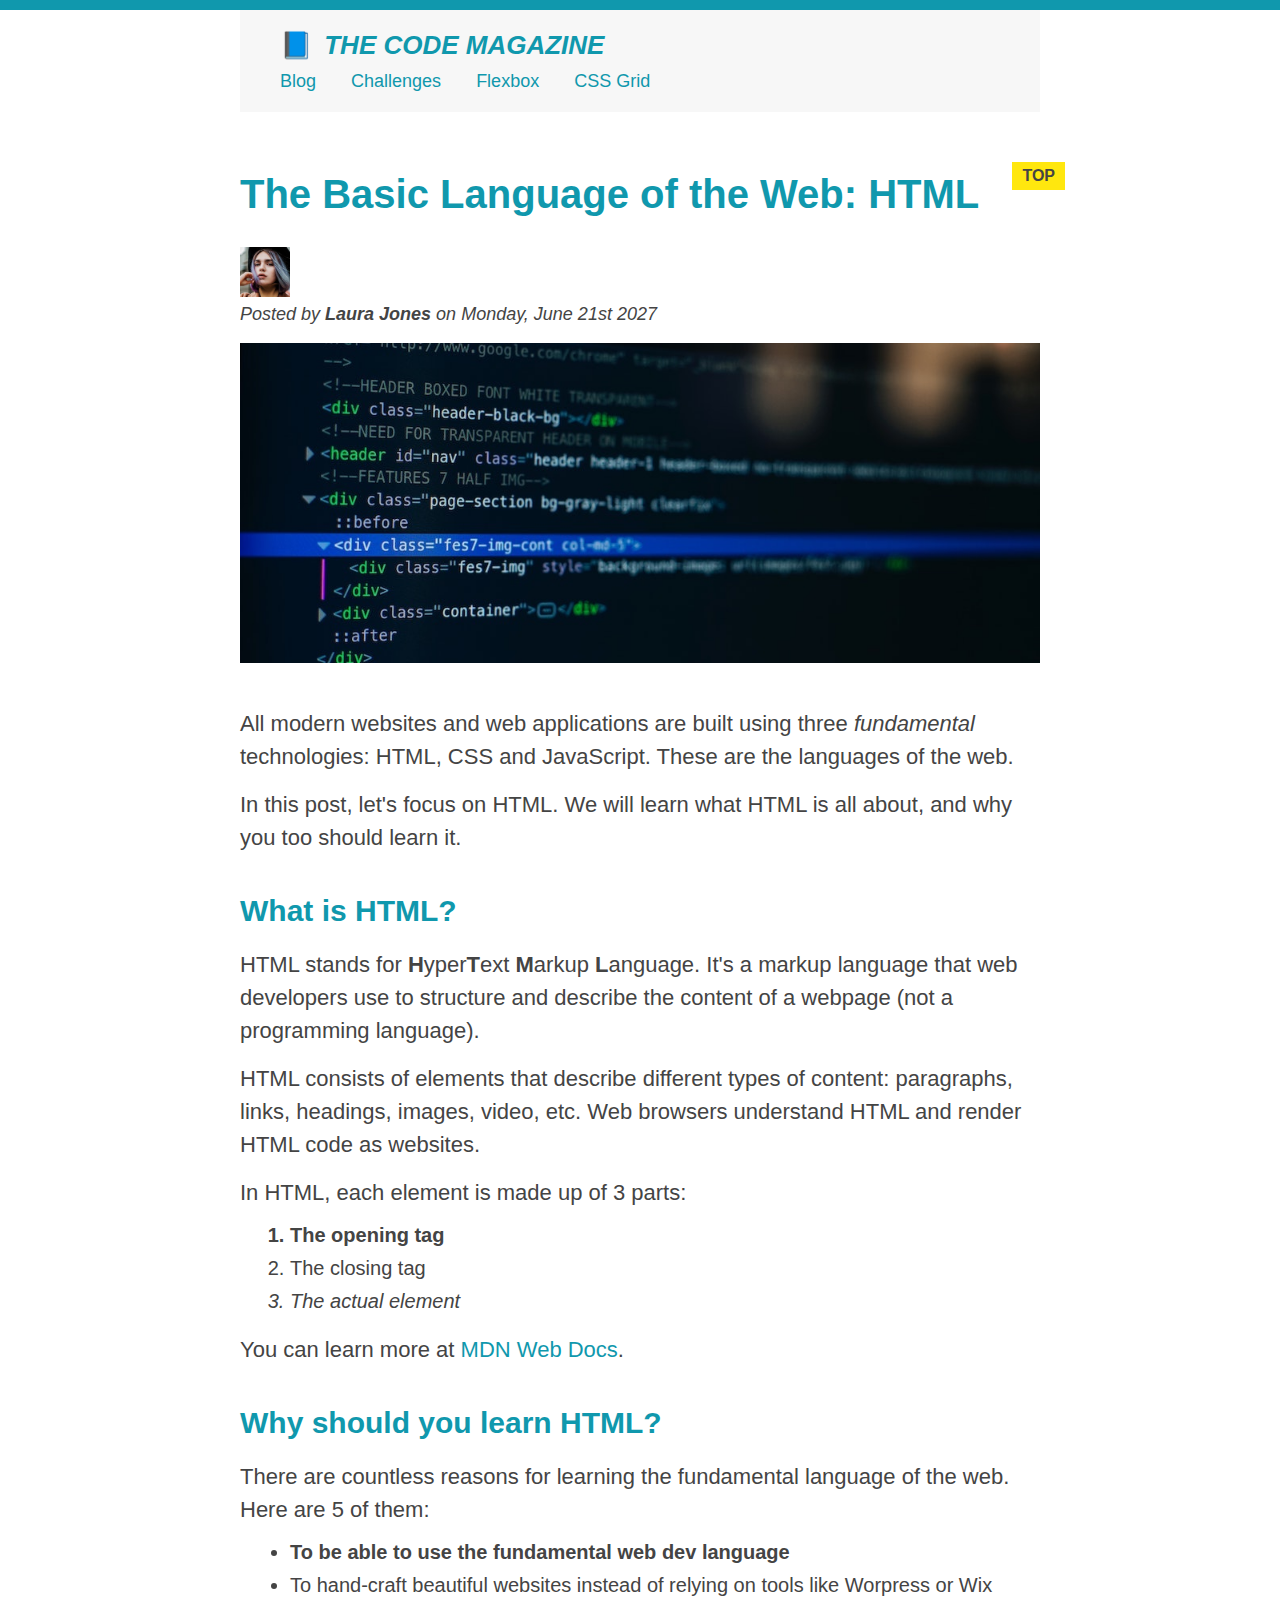
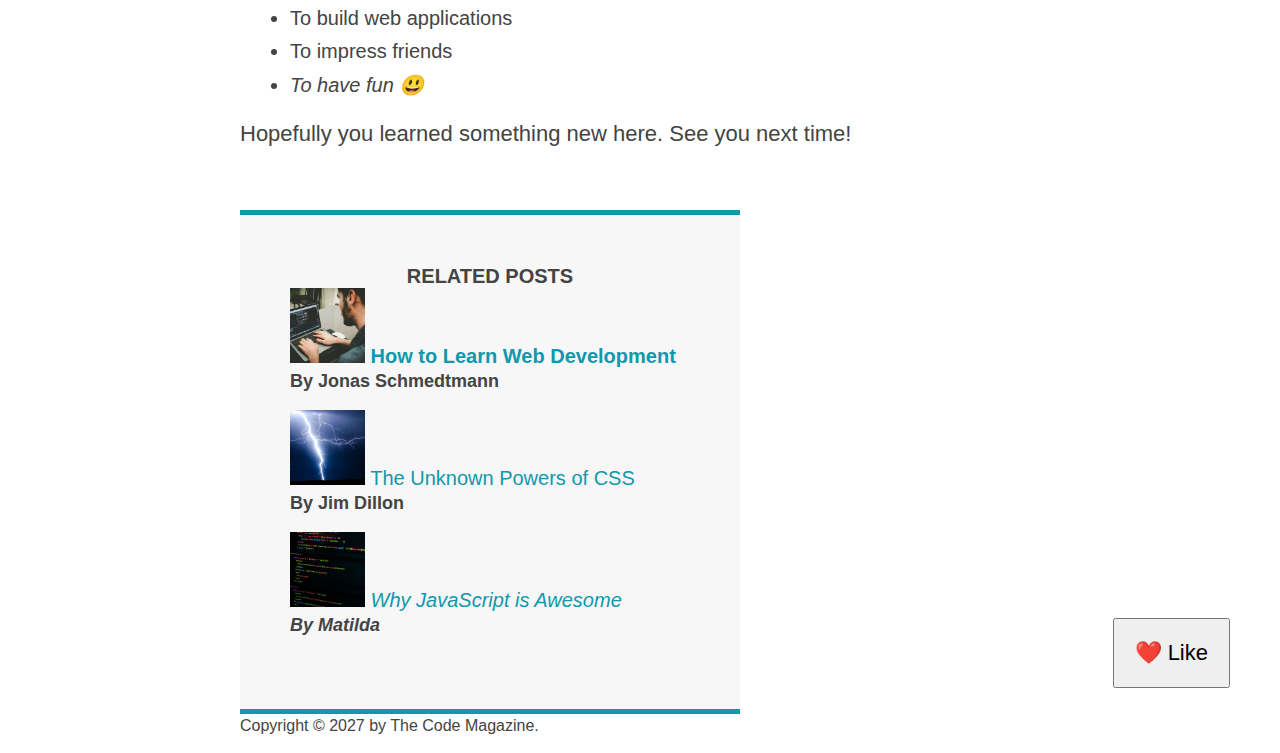
<file: starter/04-CSS-Layouts/index.html>
<!DOCTYPE html>
<html lang="en">

<head>
  <meta charset="UTF-8" />
  <meta name="viewport" content="width=device-width, initial-scale=1.0">
  <link href="style.css" rel="stylesheet" />

  <title>The Basic Language of the Web: HTML</title>
</head>

<body>
  <!--
    <h1>The Basic Language of the Web: HTML</h1>
    <h2>The Basic Language of the Web: HTML</h2>
    <h3>The Basic Language of the Web: HTML</h3>
    <h4>The Basic Language of the Web: HTML</h4>
    <h5>The Basic Language of the Web: HTML</h5>
    <h6>The Basic Language of the Web: HTML</h6>
    -->

  <div class="container">
    <header class="main-header">
      <h1>📘 The Code Magazine</h1>

      <nav>
        <!-- <strong>This is the navigation</strong> -->
        <a href="blog.html">Blog</a>
        <a href="#">Challenges</a>
        <a href="#">Flexbox</a>
        <a href="#">CSS Grid</a>
      </nav>
    </header>

    <article>
      <header class="post-header">
        <h2>The Basic Language of the Web: HTML</h2>

        <img src="img/laura-jones.jpg" alt="Headshot of Laura Jones" height="50" width="50" />

        <p id="author">
          Posted by <strong>Laura Jones</strong> on Monday, June 21st 2027
        </p>

        <img src="img/post-img.jpg" alt="HTML code on a screen" width="500" height="200" class="post-img" />
        <button>❤️ Like</button>
      </header>

      <p>
        All modern websites and web applications are built using three
        <em>fundamental</em>
        technologies: HTML, CSS and JavaScript. These are the languages of the
        web.
      </p>

      <p>
        In this post, let's focus on HTML. We will learn what HTML is all
        about, and why you too should learn it.
      </p>

      <h3>What is HTML?</h3>
      <p>
        HTML stands for <strong>H</strong>yper<strong>T</strong>ext
        <strong>M</strong>arkup <strong>L</strong>anguage. It's a markup
        language that web developers use to structure and describe the content
        of a webpage (not a programming language).
      </p>
      <p>
        HTML consists of elements that describe different types of content:
        paragraphs, links, headings, images, video, etc. Web browsers
        understand HTML and render HTML code as websites.
      </p>
      <p>In HTML, each element is made up of 3 parts:</p>

      <ol>
        <li class="first-li">The opening tag</li>
        <li>The closing tag</li>
        <li>The actual element</li>
      </ol>

      <p>
        You can learn more at
        <a rel="noopener" href="https://developer.mozilla.org/en-US/docs/Web/HTML" target="_blank">MDN Web Docs</a>.
      </p>

      <h3>Why should you learn HTML?</h3>

      <p>
        There are countless reasons for learning the fundamental language of
        the web. Here are 5 of them:
      </p>

      <ul>
        <li class="first-li">
          To be able to use the fundamental web dev language
        </li>
        <li>
          To hand-craft beautiful websites instead of relying on tools like
          Worpress or Wix
        </li>
        <li>To build web applications</li>
        <li>To impress friends</li>
        <li>To have fun 😃</li>
      </ul>

      <p>Hopefully you learned something new here. See you next time!</p>
    </article>

    <aside>
      <h4>Related posts</h4>

      <ul class="related">
        <li>
          <img src="img/related-1.jpg" alt="Person programming" width="75" height="75" />
          <a href="#">How to Learn Web Development</a>
          <p class="related-author">By Jonas Schmedtmann</p>
        </li>
        <li>
          <img src="img/related-2.jpg" alt="Lightning" width="75" height="75" />
          <a href="#">The Unknown Powers of CSS</a>
          <p class="related-author">By Jim Dillon</p>
        </li>
        <li>
          <img src="img/related-3.jpg" alt="JavaScript code on a screen" width="75" height="75" />
          <a href="#">Why JavaScript is Awesome</a>
          <p class="related-author">By Matilda</p>
        </li>
      </ul>
    </aside>

    <footer>
      <p id="copyright" class="copyright text">
        Copyright &copy; 2027 by The Code Magazine.
      </p>
    </footer>
  </div>
</body>

</html>
</file>
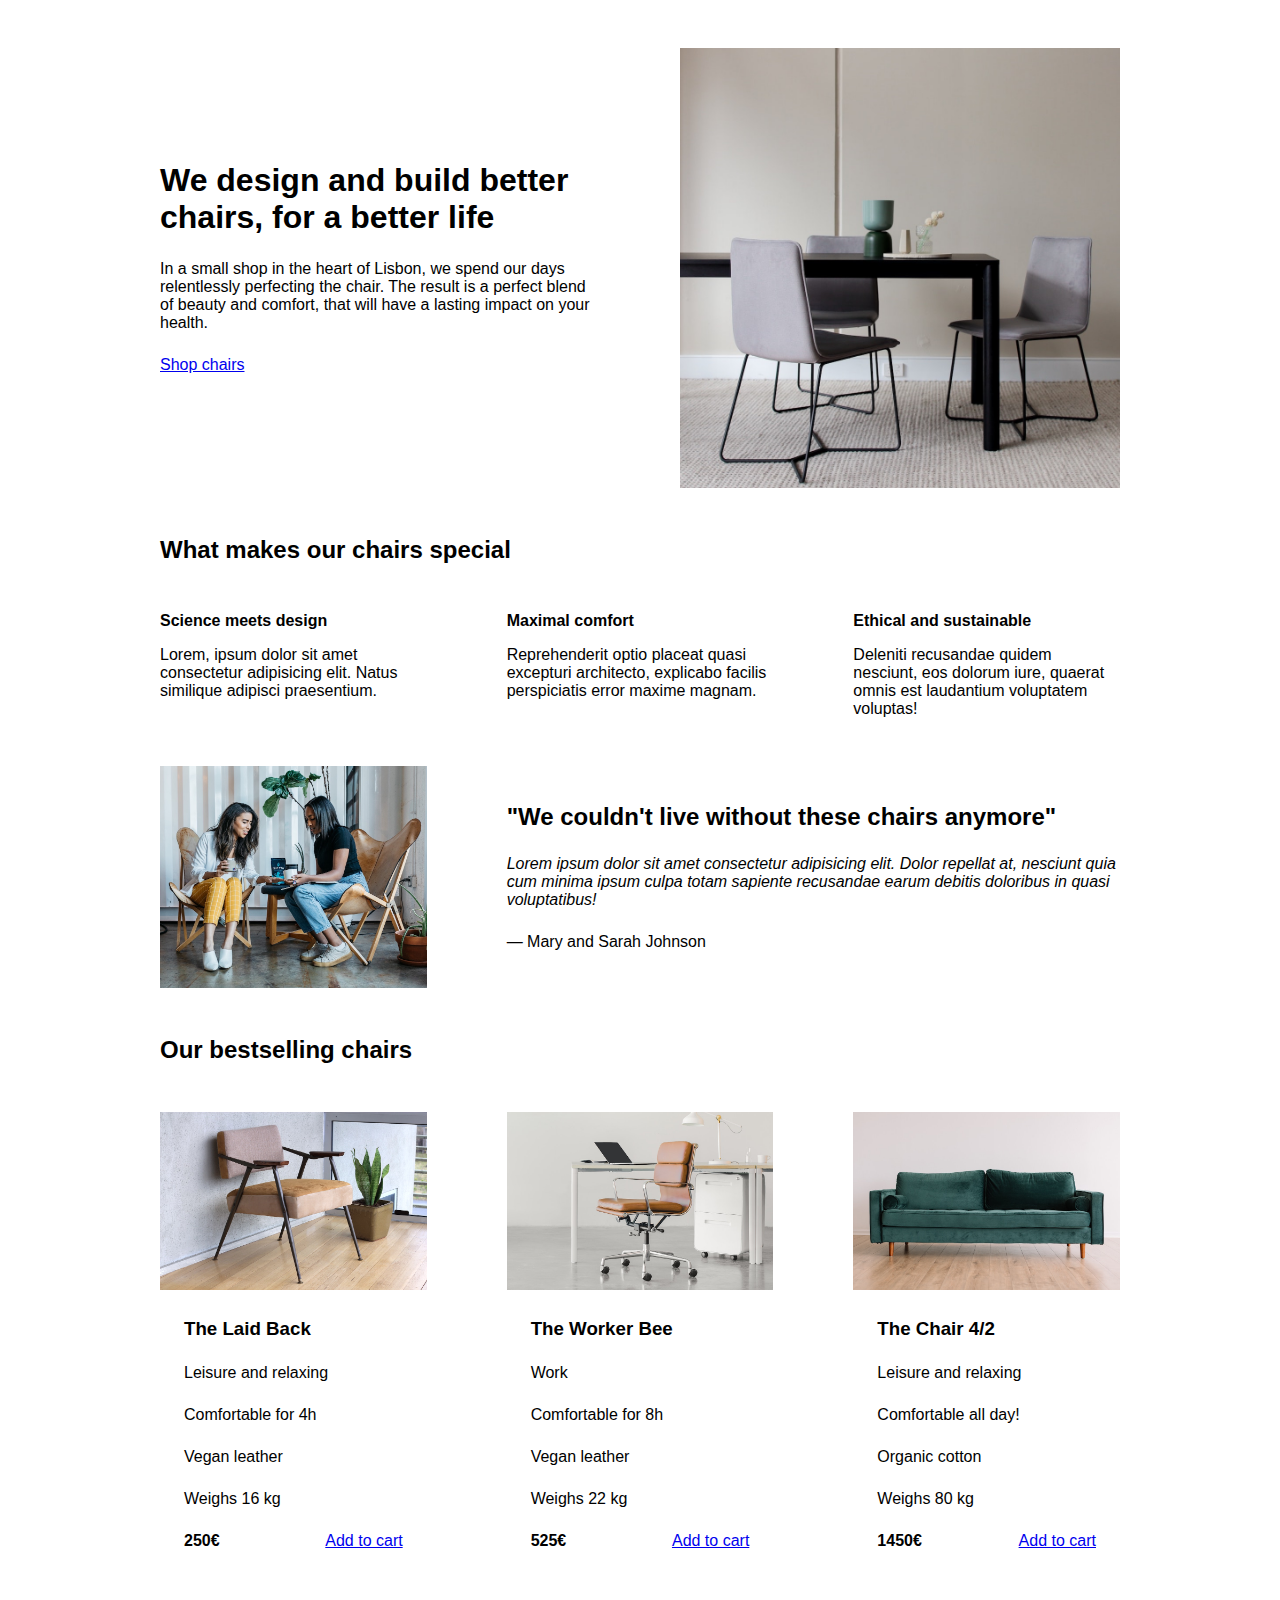
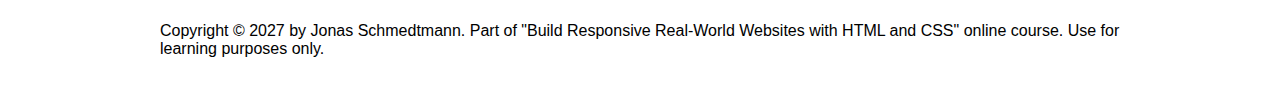
<file: starter/05-Design/index.html>
<!DOCTYPE html>
<html lang="en">
  <head>
    <meta charset="UTF-8" />
    <meta http-equiv="X-UA-Compatible" content="IE=edge" />
    <meta name="viewport" content="width=device-width, initial-scale=1.0" />

    <link rel="stylesheet" href="style.css" />
    <title>Lisbon Chair Shop</title>
  </head>
  <body>
    <div class="container">
      <header>
        <div class="header-text-box">
          <h1>We design and build better chairs, for a better life</h1>
          <p class="header-text">
            In a small shop in the heart of Lisbon, we spend our days
            relentlessly perfecting the chair. The result is a perfect blend of
            beauty and comfort, that will have a lasting impact on your health.
          </p>
          <a class="btn btn--big" href="#">Shop chairs</a>
        </div>
        <img src="hero.jpg" alt="Photo" />
      </header>

      <section>
        <h2>What makes our chairs special</h2>
        <div class="grid-3-cols">
          <div>
            <p class="features-title"><strong>Science meets design</strong></p>
            <p class="features-text">
              Lorem, ipsum dolor sit amet consectetur adipisicing elit. Natus
              similique adipisci praesentium.
            </p>
          </div>

          <div>
            <p class="features-title">
              <strong>Maximal comfort</strong>
            </p>
            <p class="features-text">
              Reprehenderit optio placeat quasi excepturi architecto, explicabo
              facilis perspiciatis error maxime magnam.
            </p>
          </div>

          <div>
            <p class="features-title">
              <strong>Ethical and sustainable</strong>
            </p>
            <p class="features-text">
              Deleniti recusandae quidem nesciunt, eos dolorum iure, quaerat
              omnis est laudantium voluptatem voluptas!
            </p>
          </div>
        </div>
      </section>

      <section class="testimonial-section">
        <div class="grid-3-cols">
          <img src="customers.jpg" alt="People sitting on chairs" />
          <div class="testimonial-box">
            <h2>"We couldn't live without these chairs anymore"</h2>
            <blockquote class="testimonial-text">
              Lorem ipsum dolor sit amet consectetur adipisicing elit. Dolor
              repellat at, nesciunt quia cum minima ipsum culpa totam sapiente
              recusandae earum debitis doloribus in quasi voluptatibus!
            </blockquote>
            <p class="testimonial-author">&mdash; Mary and Sarah Johnson</p>
          </div>
        </div>
      </section>

      <section>
        <h2>Our bestselling chairs</h2>
        <div class="grid-3-cols">
          <figure class="chair">
            <img src="chair-1.jpg" alt="Chair" />
            <div class="chair-box">
              <h3>The Laid Back</h3>
              <ul class="chair-details">
                <li>
                  <!-- Span is a generic INLINE text element, it doesn't have any meaning. It's like a div element, but inline -->
                  <span>Leisure and relaxing</span>
                </li>
                <li>
                  <span>Comfortable for 4h</span>
                </li>
                <li>
                  <span>Vegan leather</span>
                </li>
                <li>
                  <span>Weighs 16 kg</span>
                </li>
              </ul>
              <div class="chair-price">
                <strong>250€</strong>
                <a href="#" class="btn btn--small">Add to cart</a>
              </div>
            </div>
          </figure>

          <figure class="chair">
            <img src="chair-2.jpg" alt="Chair" />
            <div class="chair-box">
              <h3>The Worker Bee</h3>
              <ul class="chair-details">
                <li>
                  <span>Work</span>
                </li>
                <li>
                  <span>Comfortable for 8h</span>
                </li>
                <li>
                  <span>Vegan leather</span>
                </li>
                <li>
                  <span>Weighs 22 kg</span>
                </li>
              </ul>
              <div class="chair-price">
                <strong>525€</strong>
                <a href="#" class="btn btn--small">Add to cart</a>
              </div>
            </div>
          </figure>

          <figure class="chair">
            <img src="chair-3.jpg" alt="Chair" />
            <div class="chair-box">
              <h3>The Chair 4/2</h3>
              <ul class="chair-details">
                <li>
                  <span>Leisure and relaxing</span>
                </li>
                <li>
                  <span>Comfortable all day!</span>
                </li>
                <li>
                  <span>Organic cotton</span>
                </li>
                <li>
                  <span>Weighs 80 kg</span>
                </li>
              </ul>
              <div class="chair-price">
                <strong>1450€</strong>
                <a href="#" class="btn btn--small">Add to cart</a>
              </div>
            </div>
          </figure>
        </div>
      </section>

      <footer>
        Copyright &copy; 2027 by Jonas Schmedtmann. Part of "Build Responsive
        Real-World Websites with HTML and CSS" online course. Use for learning
        purposes only.
      </footer>
    </div>
  </body>
</html>
</file>
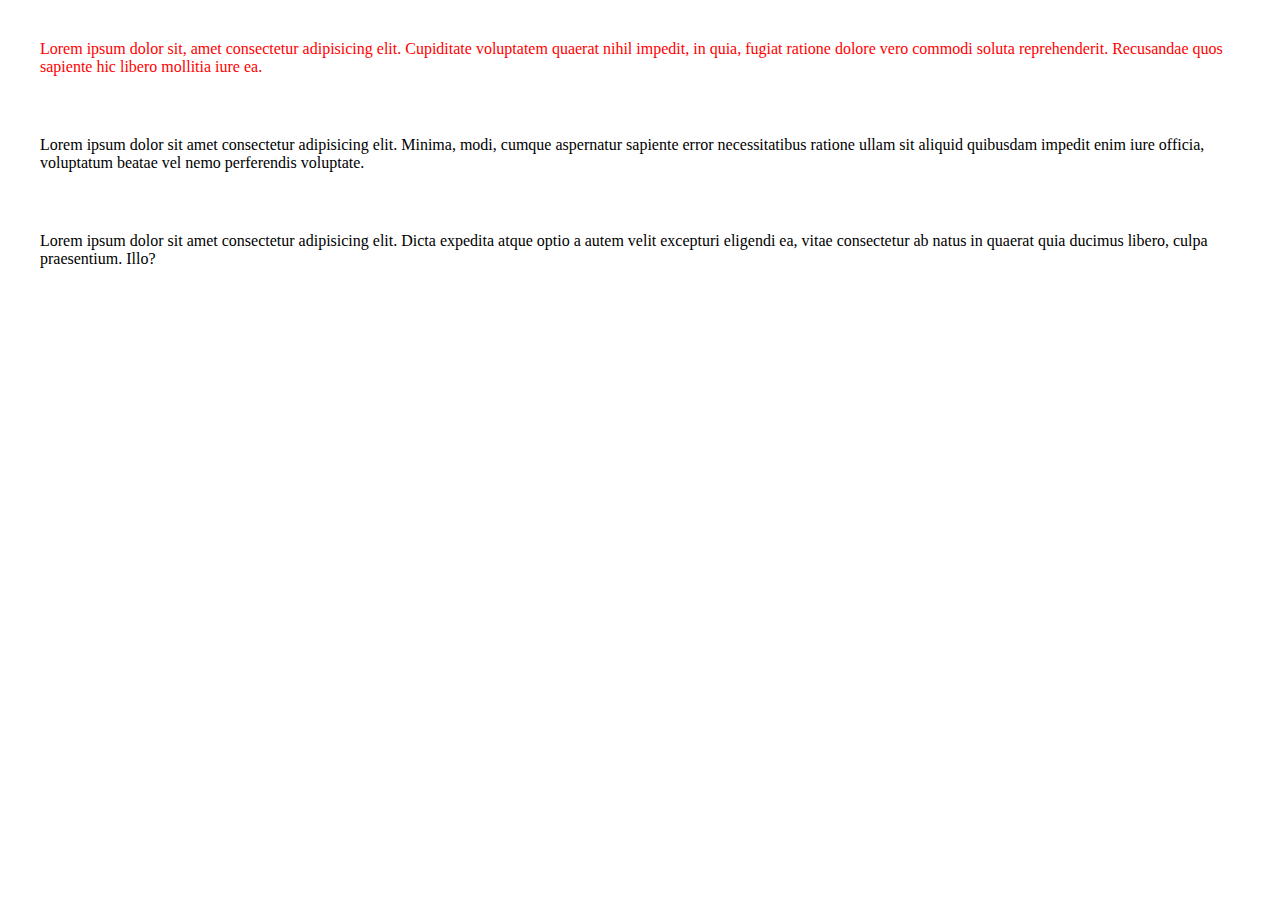
<file: pages/selectors.html>
<!DOCTYPE html>
<html lang="en">
  <head>
    <meta charset="UTF-8" />
    <meta name="viewport" content="width=device-width, initial-scale=1.0" />
    <link rel="stylesheet" href="../assets/styles/styles.css" />
    <title>CSS Classes & Selectors</title>
  </head>
  <body>
    <p class="error">
      Lorem ipsum dolor sit, amet consectetur adipisicing elit. Cupiditate
      voluptatem quaerat nihil impedit, in quia, fugiat ratione dolore vero
      commodi soluta reprehenderit. Recusandae quos sapiente hic libero mollitia
      iure ea.
    </p>
    <p>
      Lorem ipsum dolor sit amet consectetur adipisicing elit. Minima, modi,
      cumque aspernatur sapiente error necessitatibus ratione ullam sit aliquid
      quibusdam impedit enim iure officia, voluptatum beatae vel nemo
      perferendis voluptate.
    </p>
    <p>
      Lorem ipsum dolor sit amet consectetur adipisicing elit. Dicta expedita
      atque optio a autem velit excepturi eligendi ea, vitae consectetur ab
      natus in quaerat quia ducimus libero, culpa praesentium. Illo?
    </p>
  </body>
</html>
</file>
<file: assets/styles/styles.css>
* {
  margin: 0;
  padding: 0;
  box-sizing: border-box;
}

h1,
h2 {
  margin: 20px;
  text-align: center;
  text-decoration: underline;
  color: yellow;
  background-color: slategray;
}

ul {
  margin: 20px;
}

p {
  margin: 20px;
  padding: 20px;
}

.error {
  color: red;
}
</file>
<file: final/03-CSS-Fundamentals/style.css>
* {
  /* border-top: 10px solid #1098ad; */
  margin: 0;
  padding: 0;
}

/* PAGE SECTIONS */
body {
  color: #444;
  font-family: sans-serif;

  border-top: 10px solid #1098ad;
  position: relative;
}

.container {
  width: 800px;
  /* margin-left: auto;
  margin-right: auto; */
  margin: 0 auto;
}

.main-header {
  background-color: #f7f7f7;
  /* padding: 20px;
  padding-left: 40px;
  padding-right: 40px; */
  padding: 20px 40px;
  margin-bottom: 60px;
  /* height: 80px; */
}

nav {
  font-size: 18px;
  /* text-align: center; */
}

article {
  margin-bottom: 60px;
}

.post-header {
  margin-bottom: 40px;
  /* position: relative; */
}

aside {
  background-color: #f7f7f7;
  border-top: 5px solid #1098ad;
  border-bottom: 5px solid #1098ad;
  /* padding-top: 50px;
  padding-bottom: 50px; */
  padding: 50px 0;
  width: 500px;
}

/* SMALLER ELEMENTS */
h1,
h2,
h3 {
  color: #1098ad;
}

h1 {
  font-size: 26px;
  text-transform: uppercase;
  font-style: italic;
}

h2 {
  font-size: 40px;
  margin-bottom: 30px;
}

h3 {
  font-size: 30px;
  margin-bottom: 20px;
  margin-top: 40px;
}

h4 {
  font-size: 20px;
  text-transform: uppercase;
  text-align: center;
}

p {
  font-size: 22px;
  line-height: 1.5;
  margin-bottom: 15px;
}

ul,
ol {
  margin-left: 50px;
  margin-bottom: 20px;
}

li {
  font-size: 20px;
  margin-bottom: 10px;
  /* display: inline; */
}

li:last-child {
  margin-bottom: 0;
}

/* footer p {
  font-size: 16px;
} */

/* article header p {
  font-style: italic;
} */

#author {
  font-style: italic;
  font-size: 18px;
}

#copyright {
  font-size: 16px;
}

.related-author {
  font-size: 18px;
  font-weight: bold;
}

/* ul {
  list-style: none;
} */

.related {
  list-style: none;
}

body {
  /* background-color: orangered; */
}

/* .first-li {
  font-weight: bold;
} */

li:first-child {
  font-weight: bold;
}

li:last-child {
  font-style: italic;
}

li:nth-child(even) {
  /* color: red; */
}

/* Misconception: this won't work! */
article p:first-child {
  color: red;
}

/* Styling links */
a:link {
  color: #1098ad;
  text-decoration: none;
}

a:visited {
  /* color: #777; */
  color: #1098ad;
}

a:hover {
  color: orangered;
  font-weight: bold;
  text-decoration: underline orangered;
}

a:active {
  background-color: black;
  font-style: italic;
}
/* LVHA */

.post-img {
  width: 100%;
  height: auto;
}

nav a:link {
  /* background-color: orangered;
  margin: 20px;
  padding: 20px;

  display: block; */

  margin-right: 30px;
  margin-top: 10px;
  display: inline-block;
}

nav a:link:last-child {
  margin-right: 0;
}

button {
  font-size: 22px;
  padding: 20px;
  cursor: pointer;

  position: absolute;
  /* top: 50px;
  left: 50px; */
  bottom: 50px;
  right: 50px;
}

h1::first-letter {
  font-style: normal;
  margin-right: 5px;
}

h3 + p::first-line {
  /* color: red; */
}

h2 {
  /* background-color: orange; */
  position: relative;
}

h2::before {
  content: "TOP";
  background-color: #ffe70e;
  color: #444;
  font-size: 16px;
  font-weight: bold;
  display: inline-block;
  padding: 5px 10px;
  position: absolute;
  top: -10px;
  right: -25px;
}

/* Resolving conflicts */
/* #copyright {
  color: red;
}

.copyright {
  color: blue;
}

.text {
  color: yellow;
}

footer p {
  color: green !important;
} */

/* nav a:link,
nav p {
  font-size: 18px;
} */
</file>
<file: final/04-CSS-Layouts/style.css>
* {
  /* border-top: 10px solid #1098ad; */
  margin: 0;
  padding: 0;
  box-sizing: border-box;
}

/* PAGE SECTIONS */
body {
  color: #444;
  font-family: sans-serif;

  border-top: 10px solid #1098ad;
  position: relative;
}

.container {
  width: 1200px;
  /* margin-left: auto;
  margin-right: auto; */
  margin: 0 auto;
}

.main-header {
  background-color: #f7f7f7;
  /* padding: 20px;
  padding-left: 40px;
  padding-right: 40px; */
  padding: 20px 40px;
  /* margin-bottom: 60px; */
  /* height: 80px; */
}

nav {
  font-size: 18px;
  /* text-align: center; */
}

article {
  /* margin-bottom: 60px; */
}

.post-header {
  margin-bottom: 40px;
  /* position: relative; */
}

aside {
  background-color: #f7f7f7;
  border-top: 5px solid #1098ad;
  border-bottom: 5px solid #1098ad;
  padding: 50px 40px;
}

/* SMALLER ELEMENTS */
h1,
h2,
h3 {
  color: #1098ad;
}

h1 {
  font-size: 26px;
  text-transform: uppercase;
  font-style: italic;
}

h2 {
  font-size: 40px;
  margin-bottom: 30px;
}

h3 {
  font-size: 30px;
  margin-bottom: 20px;
  margin-top: 40px;
}

h4 {
  font-size: 20px;
  text-transform: uppercase;
  text-align: center;
  margin-bottom: 30px;
}

p {
  font-size: 22px;
  line-height: 1.5;
  margin-bottom: 15px;
}

ul,
ol {
  margin-left: 50px;
  margin-bottom: 20px;
}

li {
  font-size: 20px;
  margin-bottom: 10px;
  /* display: inline; */
}

li:last-child {
  margin-bottom: 0;
}

/* footer p {
  font-size: 16px;
} */

/* article header p {
  font-style: italic;
} */

#author {
  font-style: italic;
  font-size: 18px;
}

#copyright {
  font-size: 16px;
}

.related-author {
  font-size: 18px;
  font-weight: bold;
}

/* ul {
  list-style: none;
} */

.related {
  list-style: none;
  margin-left: 0;
}

body {
  /* background-color: orangered; */
}

/* .first-li {
  font-weight: bold;
} */

li:first-child {
  font-weight: bold;
}

li:last-child {
  font-style: italic;
}

li:nth-child(even) {
  /* color: red; */
}

/* Misconception: this won't work! */
article p:first-child {
  color: red;
}

/* Styling links */
a:link {
  color: #1098ad;
  text-decoration: none;
}

a:visited {
  /* color: #777; */
  color: #1098ad;
}

a:hover {
  color: orangered;
  font-weight: bold;
  text-decoration: underline orangered;
}

a:active {
  background-color: black;
  font-style: italic;
}
/* LVHA */

.post-img {
  width: 100%;
  height: auto;
}

nav a:link {
  /* background-color: orangered;
  margin: 20px;
  padding: 20px;

  display: block; */

  margin-right: 30px;
  display: inline-block;
}

nav a:link:last-child {
  margin-right: 0;
}

button {
  font-size: 22px;
  padding: 20px;
  cursor: pointer;

  position: absolute;
  /* top: 50px;
  left: 50px; */
  bottom: 50px;
  right: 50px;
}

h1::first-letter {
  font-style: normal;
  margin-right: 5px;
}

h3 + p::first-line {
  /* color: red; */
}

h2 {
  /* background-color: orange; */
  position: relative;
}

h2::before {
  content: "TOP";
  background-color: #ffe70e;
  color: #444;
  font-size: 16px;
  font-weight: bold;
  display: inline-block;
  padding: 5px 10px;
  position: absolute;
  top: -10px;
  right: -25px;
}

/* Resolving conflicts */
/* #copyright {
  color: red;
}

.copyright {
  color: blue;
}

.text {
  color: yellow;
}

footer p {
  color: green !important;
} */

/* nav a:link,
nav p {
  font-size: 18px;
} */

/* FLOATS */
/*
.author-img {
  float: left;
  margin-bottom: 20px;
}

.author {
  float: left;
  margin-top: 10px;
  margin-left: 20px;
}

h1 {
  float: left;
}

nav {
  float: right;
}

.clear {
  clear: both;
}

.clearfix::after {
  clear: both;
  content: "";
  display: block;
}

article {
  width: 825px;
  float: left;
}

aside {
  width: 300px;
  float: right;
}

footer {
  clear: both;
}
*/

/* FLEXBOX */
.main-header {
  display: flex;
  align-items: center;
  justify-content: space-between;
}

.author-box {
  display: flex;
  align-items: center;
  margin-bottom: 15px;
}

.author {
  margin-bottom: 0;
  margin-left: 15px;
}

.related-post {
  display: flex;
  align-items: center;
  gap: 20px;
  margin-bottom: 30px;
}

.related-link:link {
  font-size: 17px;
  font-weight: bold;
  font-style: normal;
  margin-bottom: 5px;
  display: block;
}

.related-author {
  margin-bottom: 0;
  font-size: 14px;
  font-weight: normal;
  font-style: italic;
}

/* FLEXBOX LAYOUT */
/* .row {
  display: flex;
  align-items: flex-start;
  gap: 75px;
  margin-bottom: 60px;
}

article {
  flex: 1;
  margin-bottom: 0;
}

aside {
  
  DEFAULTS:
  flex-grow: 0;
  flex-shrink: 1;
  flex-basis: auto;

  flex: 0 0 300px;
} */

/* CSS GRID LAYOUT */
.container {
  display: grid;
  grid-template-columns: 1fr 300px;
  column-gap: 75px;
  row-gap: 60px;
  align-items: start;
}

.main-header {
  /* grid-column: 1 / span 2; */
  grid-column: 1 / -1;
}

article {
}

aside {
}

footer {
  grid-column: 1 / -1;
}
</file>
<file: final/05-Design/style.css>
/*
SPACING SYSTEM (px)
2 / 4 / 8 / 12 / 16 / 24 / 32 / 48 / 64 / 80 / 96 / 128

FONT SIZE SYSTEM (px)
10 / 12 / 14 / 16 / 18 / 20 / 24 / 30 / 36 / 44 / 52 / 62 / 74 / 86 / 98
*/

/* 
MAIN COLOR: #087f5b
GREY COLOR: #343a40
*/

* {
  margin: 0;
  padding: 0;
  box-sizing: border-box;
}

/* ------------------------ */
/* GENERAL STYLES */
/* ------------------------ */
body {
  font-family: "Inter", sans-serif;
  color: #343a40;
  border-bottom: 8px solid #087f5b;
}

.container {
  width: 960px;
  margin: 0 auto;
}

header,
section {
  margin-bottom: 96px;
}

h2 {
  margin-bottom: 48px;
  font-size: 36px;
  letter-spacing: -0.5px;
  /* 24 / 30 / 36 */
}

.grid-3-cols {
  display: grid;
  grid-template-columns: repeat(3, 1fr);
  column-gap: 80px;
}

.btn:link,
.btn:visited {
  background-color: #087f5b;
  color: #fff;
  text-decoration: none;
  text-transform: uppercase;
  font-weight: 500;

  display: inline-block;
  border-radius: 100px;
}

.btn:hover,
.btn:active {
  background-color: #099268;
}

.btn--big {
  font-size: 18px;
  padding: 16px 32px;
}

.btn--small {
  font-size: 14px;
  padding: 8px 12px;
}

img {
  border-radius: 12px;
}

/* ------------------------ */
/* COMPONENT STYLES */
/* ------------------------ */

/* HEADER */
header {
  display: grid;
  grid-template-columns: repeat(2, 1fr);
  column-gap: 80px;
  margin-top: 64px;
}

.header-text-box {
  align-self: center;
}

h1 {
  margin-bottom: 32px;
  font-size: 44px;
  line-height: 1.1;
  letter-spacing: -1px;
  /* 44 / 52 / 62 */

  /* text-shadow: 0 5px 5px rgba(0, 0, 0, 0.2); */
}

.header-text {
  margin-bottom: 24px;
  font-size: 18px;
  line-height: 1.7;
}

img {
  width: 100%;
}

/* FEATURES */
.features-icon {
  stroke: #087f5b;
  width: 32px;
  heigh: 32px;
  margin-bottom: 24px;
}

.features-title {
  margin-bottom: 16px;
  font-size: 20px;
}

.features-text {
  font-size: 18px;
  line-height: 1.7;
}

/* TESTIMONIAL */
.testimonial-section {
  background-color: #087f5b;
  color: #fff;
  padding: 24px;
  border-radius: 12px;
}

.testimonial-box {
  grid-column: 2 / -1;
  align-self: center;
}

.testimonial-box h2 {
  margin-bottom: 24px;
  /* 20 / 24 / 30 */
  font-size: 24px;
}

.testimonial-text {
  font-style: italic;
  margin-bottom: 24px;
  font-size: 18px;
  line-height: 1.7;
  color: ##e6fcf5;
}

.testimonial-author {
  color: #c3fae8;
}

/* CHAIRS */
.chair {
  box-shadow: 0 20px 30px 0 rgba(0, 0, 0, 0.07);
  border-radius: 12px;
}

.chair img {
  border-bottom-left-radius: 0;
  border-bottom-right-radius: 0;
}

.chair-box {
  padding: 32px;
}

h3 {
  margin-bottom: 24px;
  font-size: 20px;
}

.chair-details {
  list-style: none;
  margin-bottom: 48px;
}

.chair-details li {
  display: flex;
  align-items: center;
  gap: 12px;
  margin-bottom: 16px;
}

.chair-details li:last-child {
  margin-bottom: 0;
}

.chair-icon {
  stroke: #087f5b;
  width: 24px;
  height: 24px;
}

.chair-price {
  display: flex;
  justify-content: space-between;
  align-items: center;
  font-size: 20px;
}

footer {
  margin-bottom: 48px;
  font-size: 14px;
  color: #495057;
}
</file>
<file: starter/04-CSS-Layouts/style.css>
* {
  /* border-top: 10px solid #1098ad; */
  margin: 0;
  padding: 0;
}

/* PAGE SECTIONS */
body {
  color: #444;
  font-family: sans-serif;

  border-top: 10px solid #1098ad;
  position: relative;
}

.container {
  width: 800px;
  /* margin-left: auto;
  margin-right: auto; */
  margin: 0 auto;
}

.main-header {
  background-color: #f7f7f7;
  /* padding: 20px;
  padding-left: 40px;
  padding-right: 40px; */
  padding: 20px 40px;
  margin-bottom: 60px;
  /* height: 80px; */
}

nav {
  font-size: 18px;
  /* text-align: center; */
}

article {
  margin-bottom: 60px;
}

.post-header {
  margin-bottom: 40px;
  /* position: relative; */
}

aside {
  background-color: #f7f7f7;
  border-top: 5px solid #1098ad;
  border-bottom: 5px solid #1098ad;
  /* padding-top: 50px;
  padding-bottom: 50px; */
  padding: 50px 0;
  width: 500px;
}

/* SMALLER ELEMENTS */
h1,
h2,
h3 {
  color: #1098ad;
}

h1 {
  font-size: 26px;
  text-transform: uppercase;
  font-style: italic;
}

h2 {
  font-size: 40px;
  margin-bottom: 30px;
}

h3 {
  font-size: 30px;
  margin-bottom: 20px;
  margin-top: 40px;
}

h4 {
  font-size: 20px;
  text-transform: uppercase;
  text-align: center;
}

p {
  font-size: 22px;
  line-height: 1.5;
  margin-bottom: 15px;
}

ul,
ol {
  margin-left: 50px;
  margin-bottom: 20px;
}

li {
  font-size: 20px;
  margin-bottom: 10px;
  /* display: inline; */
}

li:last-child {
  margin-bottom: 0;
}

/* footer p {
  font-size: 16px;
} */

/* article header p {
  font-style: italic;
} */

#author {
  font-style: italic;
  font-size: 18px;
}

#copyright {
  font-size: 16px;
}

.related-author {
  font-size: 18px;
  font-weight: bold;
}

/* ul {
  list-style: none;
} */

.related {
  list-style: none;
}

body {
  /* background-color: orangered; */
}

/* .first-li {
  font-weight: bold;
} */

li:first-child {
  font-weight: bold;
}

li:last-child {
  font-style: italic;
}

li:nth-child(even) {
  /* color: red; */
}

/* Misconception: this won't work! */
article p:first-child {
  color: red;
}

/* Styling links */
a:link {
  color: #1098ad;
  text-decoration: none;
}

a:visited {
  /* color: #777; */
  color: #1098ad;
}

a:hover {
  color: orangered;
  font-weight: bold;
  text-decoration: underline orangered;
}

a:active {
  background-color: black;
  font-style: italic;
}
/* LVHA */

.post-img {
  width: 100%;
  height: auto;
}

nav a:link {
  /* background-color: orangered;
  margin: 20px;
  padding: 20px;

  display: block; */

  margin-right: 30px;
  margin-top: 10px;
  display: inline-block;
}

nav a:link:last-child {
  margin-right: 0;
}

button {
  font-size: 22px;
  padding: 20px;
  cursor: pointer;

  position: absolute;
  /* top: 50px;
  left: 50px; */
  bottom: 50px;
  right: 50px;
}

h1::first-letter {
  font-style: normal;
  margin-right: 5px;
}

h3 + p::first-line {
  /* color: red; */
}

h2 {
  /* background-color: orange; */
  position: relative;
}

h2::before {
  content: "TOP";
  background-color: #ffe70e;
  color: #444;
  font-size: 16px;
  font-weight: bold;
  display: inline-block;
  padding: 5px 10px;
  position: absolute;
  top: -10px;
  right: -25px;
}

/* Resolving conflicts */
/* #copyright {
  color: red;
}

.copyright {
  color: blue;
}

.text {
  color: yellow;
}

footer p {
  color: green !important;
} */

/* nav a:link,
nav p {
  font-size: 18px;
} */
</file>
<file: starter/05-Design/style.css>
/*
SPACING SYSTEM (px)
2 / 4 / 8 / 12 / 16 / 24 / 32 / 48 / 64 / 80 / 96 / 128

FONT SIZE SYSTEM (px)
10 / 12 / 14 / 16 / 18 / 20 / 24 / 30 / 36 / 44 / 52 / 62 / 74 / 86 / 98
*/

* {
  margin: 0;
  padding: 0;
  box-sizing: border-box;
}

/* ------------------------ */
/* GENERAL STYLES */
/* ------------------------ */
body {
  font-family: sans-serif;
}

.container {
  width: 960px;
  margin: 0 auto;
}

header,
section {
  margin-bottom: 48px;
}

h2 {
  margin-bottom: 48px;
}

.grid-3-cols {
  display: grid;
  grid-template-columns: repeat(3, 1fr);
  column-gap: 80px;
}

/* ------------------------ */
/* COMPONENT STYLES */
/* ------------------------ */

/* HEADER */
header {
  display: grid;
  grid-template-columns: repeat(2, 1fr);
  column-gap: 80px;
  margin-top: 48px;
}

.header-text-box {
  align-self: center;
}

h1 {
  margin-bottom: 24px;
}

.header-text {
  margin-bottom: 24px;
}

img {
  width: 100%;
}

/* FEATURES */
.features-icon {
}

.features-title {
  margin-bottom: 16px;
}

.features-text {
}

/* TESTIMONIAL */
.testimonial-section {
}

.testimonial-box {
  grid-column: 2 / -1;
  align-self: center;
}

.testimonial-box h2 {
  margin-bottom: 24px;
}

.testimonial-text {
  font-style: italic;
  margin-bottom: 24px;
}

/* CHAIRS */
.chair-box {
  padding: 24px;
}

h3 {
  margin-bottom: 24px;
}

.chair-details {
  list-style: none;
  margin-bottom: 24px;
}

.chair-details li {
  display: flex;
  align-items: center;
  gap: 12px;
  margin-bottom: 24px;
}

.chair-details li:last-child {
  margin-bottom: 0;
}

.chair-icon {
}

.chair-price {
  display: flex;
  justify-content: space-between;
}

footer {
  margin-bottom: 48px;
}
</file>
